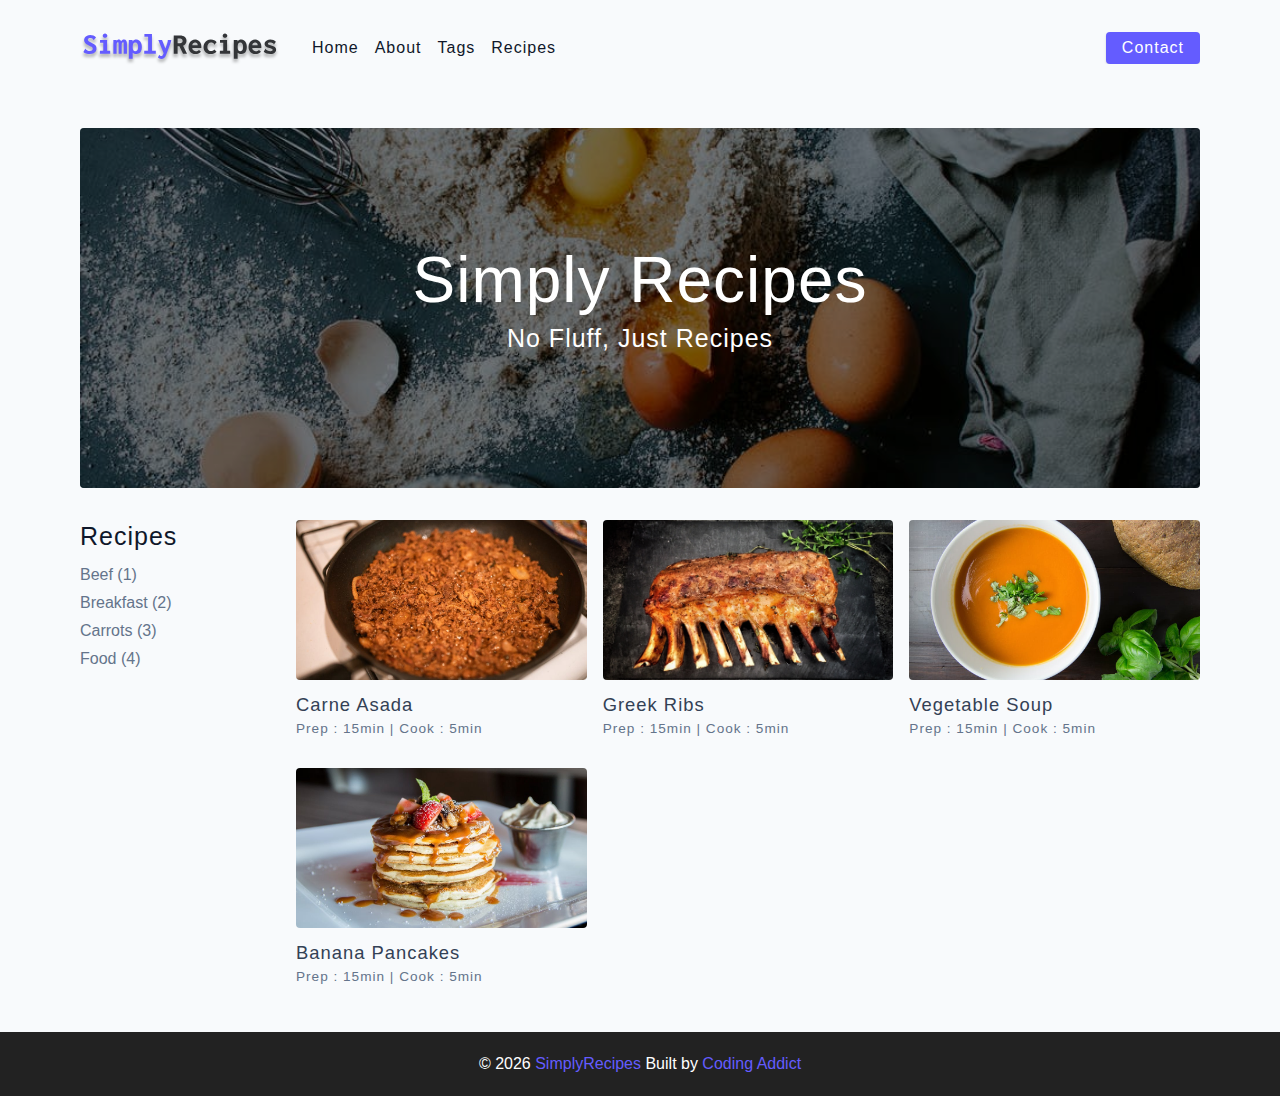
<file: final/index.html>
<!DOCTYPE html>
<html lang="en">
  <head>
    <meta charset="UTF-8" />
    <meta http-equiv="X-UA-Compatible" content="IE=edge" />
    <meta name="viewport" content="width=device-width, initial-scale=1.0" />
    <title>Simply Recipes || Final</title>
    <!-- favicon -->
    <link rel="shortcut icon" href="./assets/favicon.ico" type="image/x-icon" />
    <!-- normalize -->
    <link rel="stylesheet" href="./css/normalize.css" />
    <!-- font-awesome -->
    <link
      rel="stylesheet"
      href="https://cdnjs.cloudflare.com/ajax/libs/font-awesome/5.14.0/css/all.min.css"
    />
    <!-- main css -->
    <link rel="stylesheet" href="./css/main.css" />
  </head>
  <body>
    <!-- nav  -->
    <nav class="navbar">
      <div class="nav-center">
        <div class="nav-header">
          <a href="index.html" class="nav-logo">
            <img src="./assets/logo.svg" alt="simply recipes" />
          </a>
          <button class="nav-btn btn">
            <i class="fas fa-align-justify"></i>
          </button>
        </div>
        <div class="nav-links">
          <a href="index.html" class="nav-link"> home </a>
          <a href="about.html" class="nav-link"> about </a>
          <a href="tags.html" class="nav-link"> tags </a>
          <a href="recipes.html" class="nav-link"> recipes </a>

          <div class="nav-link contact-link">
            <a href="contact.html" class="btn"> contact </a>
          </div>
        </div>
      </div>
    </nav>
    <!-- end of nav -->
    <!-- main -->
    <main class="page">
      <!-- header -->
      <header class="hero">
        <div class="hero-container">
          <div class="hero-text">
            <h1>simply recipes</h1>
            <h4>no fluff, just recipes</h4>
          </div>
        </div>
      </header>
      <!-- end of header -->
      <section class="recipes-container">
        <!-- tag container -->
        <div class="tags-container">
          <h4>recipes</h4>
          <div class="tags-list">
            <a href="tag-template.html">Beef (1)</a>
            <a href="tag-template.html">Breakfast (2)</a>
            <a href="tag-template.html">Carrots (3)</a>
            <a href="tag-template.html">Food (4)</a>
          </div>
        </div>
        <!-- end of tag container -->
        <!-- recipes list -->
        <div class="recipes-list">
          <!-- single recipe -->
          <a href="single-recipe.html" class="recipe">
            <img
              src="./assets/recipes/recipe-1.jpeg"
              class="img recipe-img"
              alt=""
            />
            <h5>Carne Asada</h5>
            <p>Prep : 15min | Cook : 5min</p>
          </a>
          <!-- end of single recipe -->
          <!-- single recipe -->
          <a href="single-recipe.html" class="recipe">
            <img
              src="./assets/recipes/recipe-2.jpeg"
              class="img recipe-img"
              alt=""
            />
            <h5>Greek Ribs</h5>
            <p>Prep : 15min | Cook : 5min</p>
          </a>
          <!-- end of single recipe -->
          <!-- single recipe -->
          <a href="single-recipe.html" class="recipe">
            <img
              src="./assets/recipes/recipe-3.jpeg"
              class="img recipe-img"
              alt=""
            />
            <h5>Vegetable Soup</h5>
            <p>Prep : 15min | Cook : 5min</p>
          </a>
          <!-- end of single recipe -->
          <!-- single recipe -->
          <a href="single-recipe.html" class="recipe">
            <img
              src="./assets/recipes/recipe-4.jpeg"
              class="img recipe-img"
              alt=""
            />
            <h5>Banana Pancakes</h5>
            <p>Prep : 15min | Cook : 5min</p>
          </a>
          <!-- end of single recipe -->
        </div>
        <!-- end of recipes list -->
      </section>
    </main>
    <!-- end of main -->
    <!-- footer -->
    <footer class="page-footer">
      <p>
        &copy; <span id="date"></span>
        <span class="footer-logo">SimplyRecipes</span> Built by
        <a href="https://www.johnsmilga.com/">Coding Addict</a>
      </p>
    </footer>
    <script src="./js/app.js"></script>
  </body>
</html>
</file>
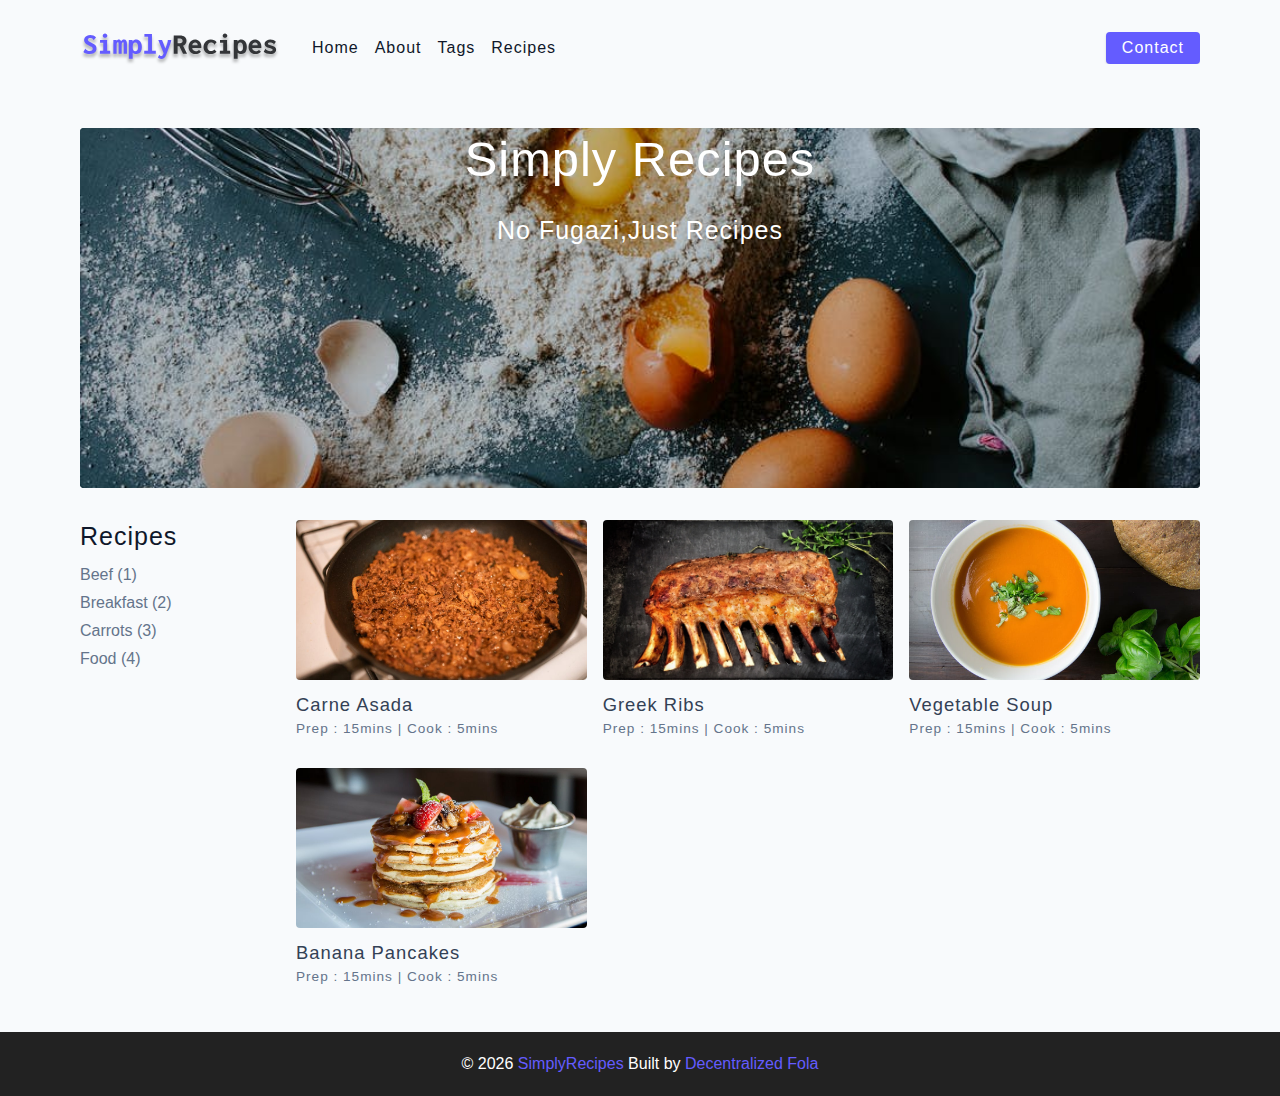
<file: starter/index.html>
<!DOCTYPE html>
<html lang="en">
  <head>
    <meta charset="UTF-8" />
    <meta http-equiv="X-UA-Compatible" content="IE=edge" />
    <meta name="viewport" content="width=device-width, initial-scale=1.0" />
    <title>Simply Recipes || Starter</title>
    <!-- favicon -->
    <link rel="shortcut icon" href="./assets/favicon.ico" type="image/x-icon" />
    <!-- normalize -->
    <link rel="stylesheet" href="./css/normalize.css" />
    <!-- font-awesome -->
    <link
      rel="stylesheet"
      href="https://cdnjs.cloudflare.com/ajax/libs/font-awesome/5.14.0/css/all.min.css"
    />
    <!-- main css -->
    <link rel="stylesheet" href="./css/main.css" />
  </head>
  <body>
    <!--nav-->
    <nav class="navbar">
      <div class="nav-center">
        <!--header-->
        <div class="nav-header">
          <a href="index.html" class="nav-logo" >
            <img src="./assets/logo.svg" alt="simpy recipes">
          </a>
          <button type="button" class="btn nav-btn" >
            <i class="fas fa-align-justify"></i>
          </button>
        </div>
        <!--links-->
        <div class="nav-links">
          <a href="index.html" class="nav-link">home</a>
          <a href="about.html" class="nav-link">about</a>
          <a href="tags.html" class="nav-link">tags</a>
          <a href="recipes.html" class="nav-link">recipes</a>
          <div class="nav-link contact-link">
            <a href="contact.html" class="btn">contact</a>
          </div>
        </div>
      </div>
    </nav>
    <!--end of nav-->
    <!--main-->
    <main class="page">
      <!-- header -->
      <header class="hero">
        <div class="hero container">
          <div class="hero-text">
            <h1>Simply Recipes</h1>
            <h4>No Fugazi,Just Recipes</h4>
          </div>
        </div>
      </header>
      <!-- end of header -->
      
      <!-- recipes container -->
      <section class="recipes-container">
        <!-- tags container-->
        <div class="tags-container">
          <h4>Recipes</h4>
          <div class="tags-list">
            <a href="tag-template.html">Beef (1)</a>
            <a href="tag-template.html">Breakfast (2)<a>
            <a href="tag-template.html">Carrots (3)</a>
            <a href="tag-template.html">Food (4)</a>
          </div>
        </div>
        <!-- end of tags container -->

        <!-- recipes list-->
        <div class="recipes-list">
          <!--  single  recipes -->
          <a href="single-recipe.html" class="recipe"><img src="./assets/recipes/recipe-1.jpeg" alt="Food" class="img recipe-img"/>
          <h5>Carne Asada</h5>
          <p>Prep : 15mins | Cook : 5mins </p>
          </a>
          <!-- end of single  recipes -->
          <!--  single  recipes -->
          <a href="single-recipe.html" class="recipe"><img src="./assets/recipes/recipe-2.jpeg" alt="Food"
              class="img recipe-img" />
            <h5>Greek ribs</h5>
            <p>Prep : 15mins | Cook : 5mins </p>
          </a>
          <!-- end of single  recipes -->
          <!--  single  recipes -->
          <a href="single-recipe.html" class="recipe"><img src="./assets/recipes/recipe-3.jpeg" alt="Food"
              class="img recipe-img" />
            <h5>Vegetable Soup</h5>
            <p>Prep : 15mins | Cook : 5mins </p>
          </a>
          <!-- end of single  recipes -->
          <!--  single  recipes -->
          <a href="single-recipe.html" class="recipe"><img src="./assets/recipes/recipe-4.jpeg" alt="Food"
              class="img recipe-img" />
            <h5>Banana Pancakes</h5>
            <p>Prep : 15mins | Cook : 5mins </p>
          </a>
          <!-- end of single  recipes -->
        </div>
        <!-- end of recipes list -->
      </section>
      <!-- end of recipes container -->
    </main>
    <!-- end of main-->
    <!--footer-->
    <footer class="page-footer">
      <p>&copy; <span id="date"></span>
      <span class="footer-logo">SimplyRecipes</span>
      Built by <a href="https://twitter.com/FOLARINFISAYO">Decentralized Fola</a>
    </p>
    </footer>
    <script src="./js/app.js"></script>
  </body>
</html>
</file>
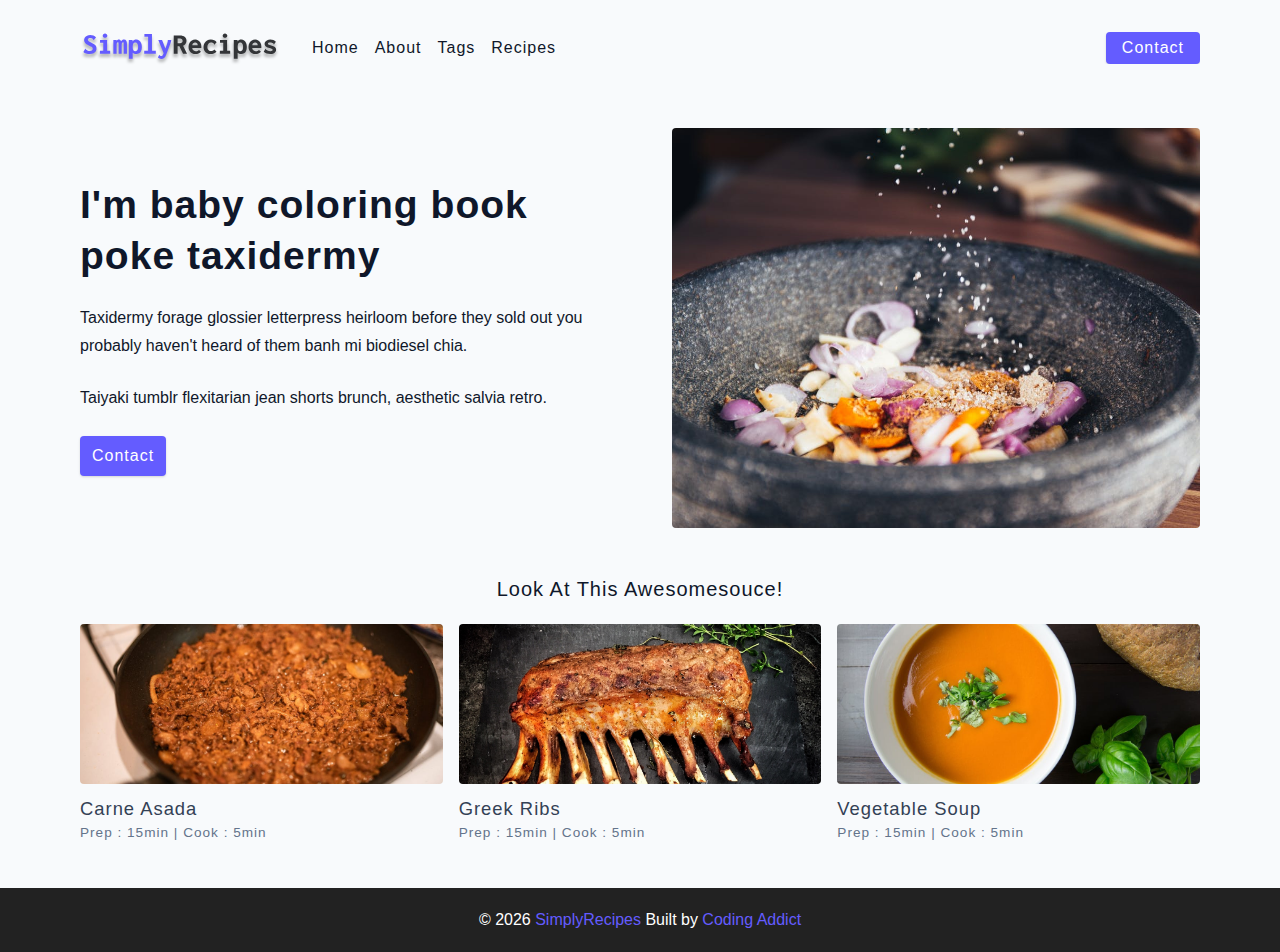
<file: final/about.html>
<!DOCTYPE html>
<html lang="en">
  <head>
    <meta charset="UTF-8" />
    <meta http-equiv="X-UA-Compatible" content="IE=edge" />
    <meta name="viewport" content="width=device-width, initial-scale=1.0" />
    <title>About || Final</title>
    <!-- favicon -->
    <link rel="shortcut icon" href="./assets/favicon.ico" type="image/x-icon" />
    <!-- normalize -->
    <link rel="stylesheet" href="./css/normalize.css" />
    <!-- font-awesome -->
    <link
      rel="stylesheet"
      href="https://cdnjs.cloudflare.com/ajax/libs/font-awesome/5.14.0/css/all.min.css"
    />
    <!-- main css -->
    <link rel="stylesheet" href="./css/main.css" />
  </head>
  <body>
    <!-- nav  -->
    <nav class="navbar">
      <div class="nav-center">
        <div class="nav-header">
          <a href="index.html" class="nav-logo">
            <img src="./assets/logo.svg" alt="simply recipes" />
          </a>
          <button class="nav-btn btn">
            <i class="fas fa-align-justify"></i>
          </button>
        </div>
        <div class="nav-links">
          <a href="index.html" class="nav-link"> home </a>
          <a href="about.html" class="nav-link"> about </a>
          <a href="tags.html" class="nav-link"> tags </a>
          <a href="recipes.html" class="nav-link"> recipes </a>

          <div class="nav-link contact-link">
            <a href="contact.html" class="btn"> contact </a>
          </div>
        </div>
      </div>
    </nav>
    <!-- end of nav -->
    <main class="page">
      <section class="about-page">
        <article>
          <h2>I'm baby coloring book poke taxidermy</h2>
          <p>
            Taxidermy forage glossier letterpress heirloom before they sold out
            you probably haven't heard of them banh mi biodiesel chia.
          </p>
          <p>
            Taiyaki tumblr flexitarian jean shorts brunch, aesthetic salvia
            retro.
          </p>
          <a href="contact.html" class="btn"> contact </a>
        </article>
        <!-- needs fixes -->
        <img
          src="./assets/about.jpeg"
          alt="Person Pouring Salt in Bowl"
          class="img about-img"
        />
      </section>
      <section class="featured-recipes">
        <h5 class="featured-title">Look At This Awesomesouce!</h5>
        <div class="recipes-list">
          <!-- single recipe -->
          <a href="single-recipe.html" class="recipe">
            <img
              src="./assets/recipes/recipe-1.jpeg"
              class="img recipe-img"
              alt=""
            />
            <h5>Carne Asada</h5>
            <p>Prep : 15min | Cook : 5min</p>
          </a>
          <!-- end of single recipe -->
          <!-- single recipe -->
          <a href="single-recipe.html" class="recipe">
            <img
              src="./assets/recipes/recipe-2.jpeg"
              class="img recipe-img"
              alt=""
            />
            <h5>Greek Ribs</h5>
            <p>Prep : 15min | Cook : 5min</p>
          </a>
          <!-- end of single recipe -->
          <!-- single recipe -->
          <a href="single-recipe.html" class="recipe">
            <img
              src="./assets/recipes/recipe-3.jpeg"
              class="img recipe-img"
              alt=""
            />
            <h5>Vegetable Soup</h5>
            <p>Prep : 15min | Cook : 5min</p>
          </a>
          <!-- end of single recipe -->
        </div>
      </section>
    </main>
    <!-- footer -->
    <footer class="page-footer">
      <p>
        &copy; <span id="date"></span>
        <span class="footer-logo">SimplyRecipes</span> Built by
        <a href="https://www.johnsmilga.com/">Coding Addict</a>
      </p>
    </footer>
    <script src="./js/app.js"></script>
  </body>
</html>
</file>
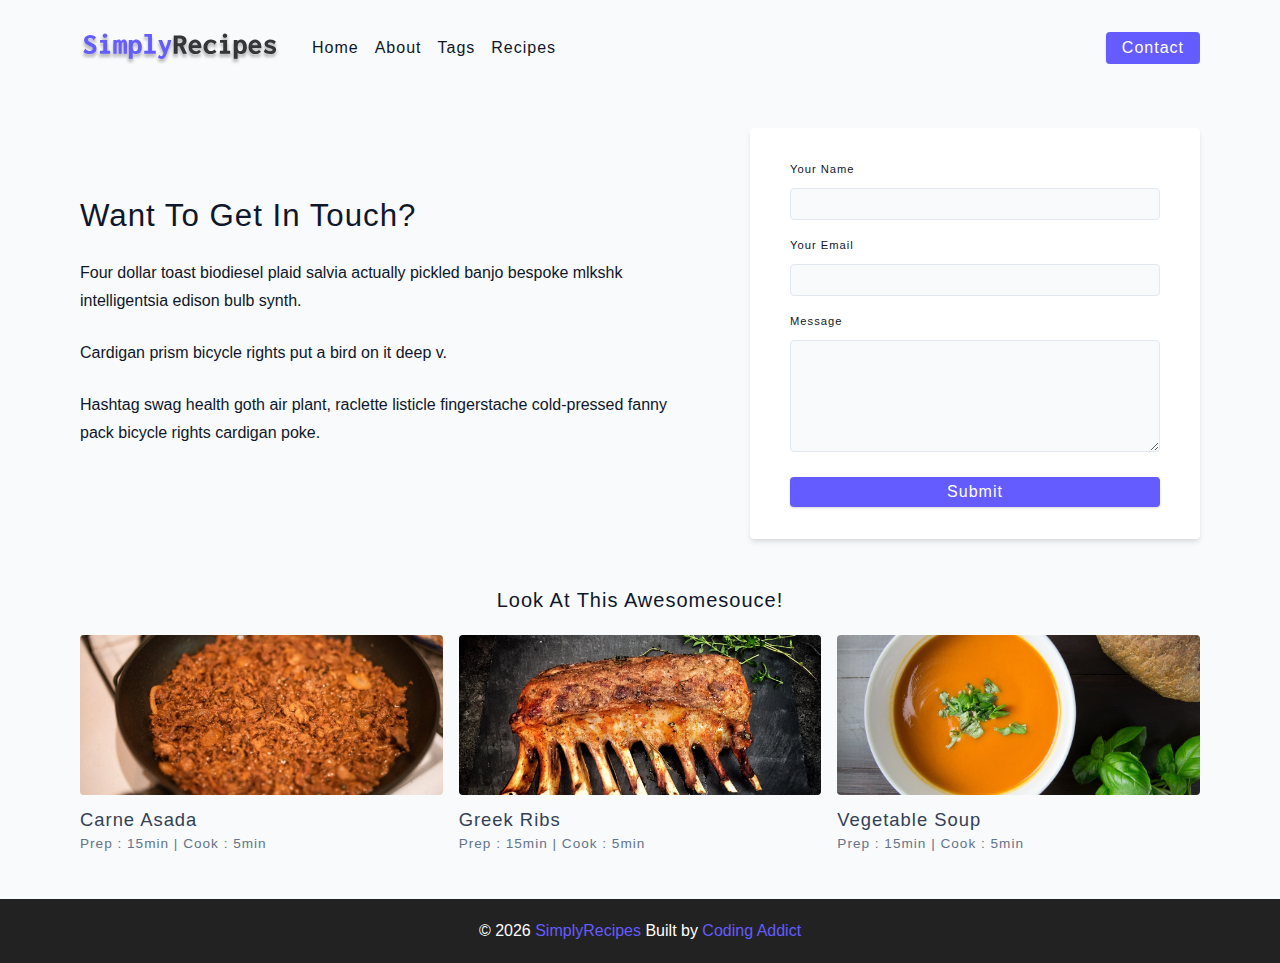
<file: final/contact.html>
<!DOCTYPE html>
<html lang="en">
  <head>
    <meta charset="UTF-8" />
    <meta http-equiv="X-UA-Compatible" content="IE=edge" />
    <meta name="viewport" content="width=device-width, initial-scale=1.0" />
    <title>Contact || Final</title>
    <!-- favicon -->
    <link rel="shortcut icon" href="./assets/favicon.ico" type="image/x-icon" />
    <!-- normalize -->
    <link rel="stylesheet" href="./css/normalize.css" />
    <!-- font-awesome -->
    <link
      rel="stylesheet"
      href="https://cdnjs.cloudflare.com/ajax/libs/font-awesome/5.14.0/css/all.min.css"
    />
    <!-- main css -->
    <link rel="stylesheet" href="./css/main.css" />
  </head>
  <body>
    <!-- nav  -->
    <nav class="navbar">
      <div class="nav-center">
        <div class="nav-header">
          <a href="index.html" class="nav-logo">
            <img src="./assets/logo.svg" alt="simply recipes" />
          </a>
          <button class="nav-btn btn">
            <i class="fas fa-align-justify"></i>
          </button>
        </div>
        <div class="nav-links">
          <a href="index.html" class="nav-link"> home </a>
          <a href="about.html" class="nav-link"> about </a>
          <a href="tags.html" class="nav-link"> tags </a>
          <a href="recipes.html" class="nav-link"> recipes </a>

          <div class="nav-link contact-link">
            <a href="contact.html" class="btn"> contact </a>
          </div>
        </div>
      </div>
    </nav>
    <!-- end of nav -->
    <main class="page">
     <section class="contact-container">
          <article class="contact-info">
            <h3>Want To Get In Touch?</h3>
            <p>
              Four dollar toast biodiesel plaid salvia actually pickled banjo
              bespoke mlkshk intelligentsia edison bulb synth.
            </p>
            <p>Cardigan prism bicycle rights put a bird on it deep v.</p>
            <p>
              Hashtag swag health goth air plant, raclette listicle fingerstache
              cold-pressed fanny pack bicycle rights cardigan poke.
            </p>
          </article>
          <article>
            <form class="form contact-form">
              <div class="form-row">
                <label html="name" class="form-label">your name</label>
                <input type="text" name="name" id="name" class="form-input" />
              </div>
              <div class="form-row">
                <label html="email" class="form-label">your email</label>
                <input type="text" name="email" id="email" class="form-input" />
              </div>
              <div class="form-row">
                <label html="message" class="form-label">message</label>
                <textarea name="message" id="message" class="form-textarea"></textarea>
              </div>
              <button type="submit" class="btn btn-block">
                submit
              </button>
            </form>
          </article>
        </section>
     <!-- featured recipes -->
       <section class="featured-recipes">
        <h5 class="featured-title">Look At This Awesomesouce!</h5>
        <div class="recipes-list">
          <!-- single recipe -->
          <a href="single-recipe.html" class="recipe">
            <img
              src="./assets/recipes/recipe-1.jpeg"
              class="img recipe-img"
              alt=""
            />
            <h5>Carne Asada</h5>
            <p>Prep : 15min | Cook : 5min</p>
          </a>
          <!-- end of single recipe -->
          <!-- single recipe -->
          <a href="single-recipe.html" class="recipe">
            <img
              src="./assets/recipes/recipe-2.jpeg"
              class="img recipe-img"
              alt=""
            />
            <h5>Greek Ribs</h5>
            <p>Prep : 15min | Cook : 5min</p>
          </a>
          <!-- end of single recipe -->
          <!-- single recipe -->
          <a href="single-recipe.html" class="recipe">
            <img
              src="./assets/recipes/recipe-3.jpeg"
              class="img recipe-img"
              alt=""
            />
            <h5>Vegetable Soup</h5>
            <p>Prep : 15min | Cook : 5min</p>
          </a>
          <!-- end of single recipe -->
        </div>
      </section>
    </main>
    <!-- footer -->
    <footer class="page-footer">
      <p>
        &copy; <span id="date"></span>
        <span class="footer-logo">SimplyRecipes</span> Built by
        <a href="https://www.johnsmilga.com/">Coding Addict</a>
      </p>
    </footer>
    <script src="./js/app.js"></script>
  </body>
</html>
</file>
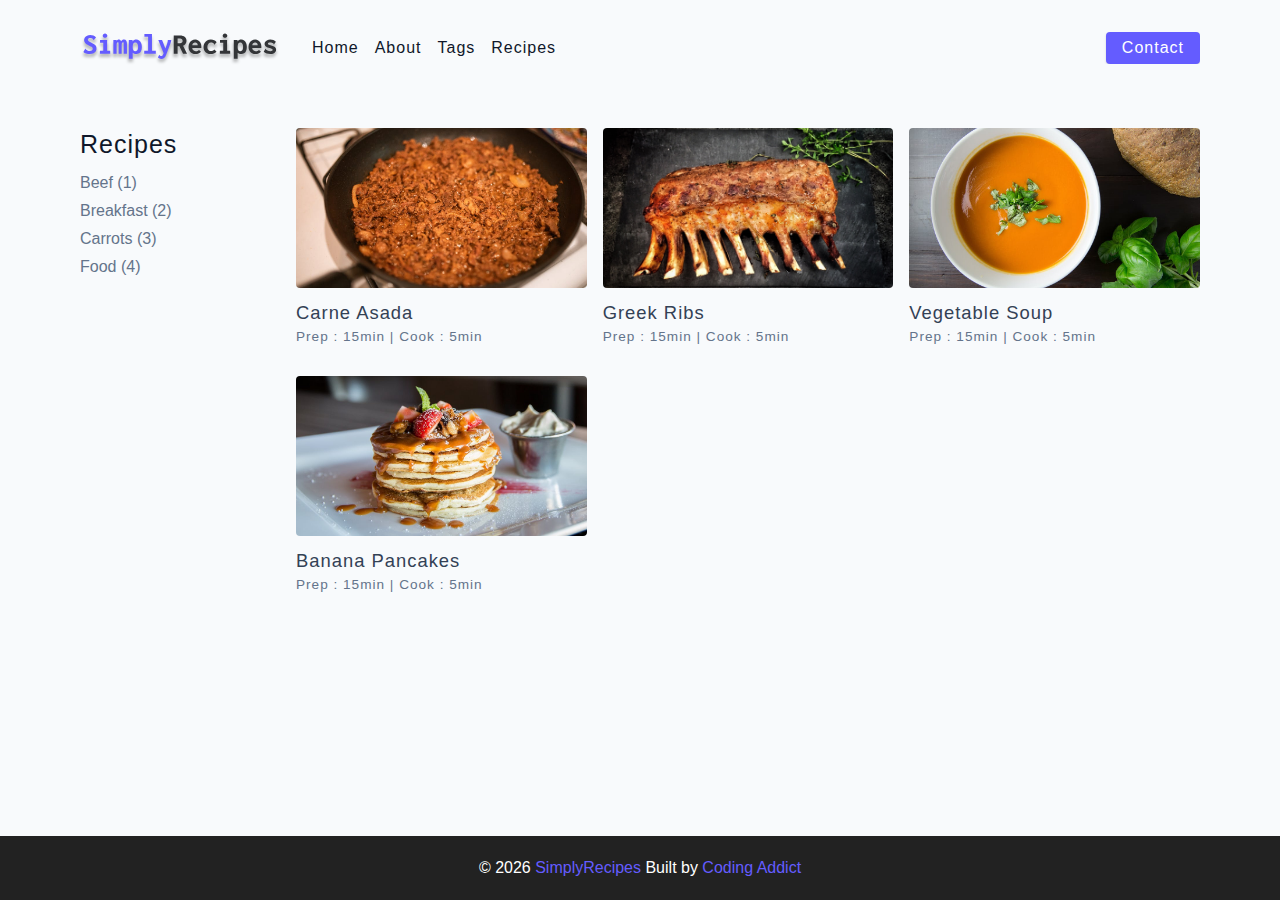
<file: final/recipes.html>
<!DOCTYPE html>
<html lang="en">
  <head>
    <meta charset="UTF-8" />
    <meta http-equiv="X-UA-Compatible" content="IE=edge" />
    <meta name="viewport" content="width=device-width, initial-scale=1.0" />
    <title>Recipes || Final</title>
    <!-- favicon -->
    <link rel="shortcut icon" href="./assets/favicon.ico" type="image/x-icon" />
    <!-- normalize -->
    <link rel="stylesheet" href="./css/normalize.css" />
    <!-- font-awesome -->
    <link
      rel="stylesheet"
      href="https://cdnjs.cloudflare.com/ajax/libs/font-awesome/5.14.0/css/all.min.css"
    />
    <!-- main css -->
    <link rel="stylesheet" href="./css/main.css" />
  </head>
  <body>
    <!-- nav  -->
    <nav class="navbar">
      <div class="nav-center">
        <div class="nav-header">
          <a href="index.html" class="nav-logo">
            <img src="./assets/logo.svg" alt="simply recipes" />
          </a>
          <button class="nav-btn btn">
            <i class="fas fa-align-justify"></i>
          </button>
        </div>
        <div class="nav-links">
          <a href="index.html" class="nav-link"> home </a>
          <a href="about.html" class="nav-link"> about </a>
          <a href="tags.html" class="nav-link"> tags </a>
          <a href="recipes.html" class="nav-link"> recipes </a>

          <div class="nav-link contact-link">
            <a href="contact.html" class="btn"> contact </a>
          </div>
        </div>
      </div>
    </nav>
    <!-- end of nav -->
    <!-- main -->
    <main class="page">
      <section class="recipes-container">
        <!-- tag container -->
        <div class="tags-container">
          <h4>recipes</h4>
          <div class="tags-list">
            <a href="tag-template.html">Beef (1)</a>
            <a href="tag-template.html">Breakfast (2)</a>
            <a href="tag-template.html">Carrots (3)</a>
            <a href="tag-template.html">Food (4)</a>
          </div>
        </div>
        <!-- end of tag container -->
        <!-- recipes list -->
        <div class="recipes-list">
          <!-- single recipe -->
          <a href="single-recipe.html" class="recipe">
            <img
              src="./assets/recipes/recipe-1.jpeg"
              class="img recipe-img"
              alt=""
            />
            <h5>Carne Asada</h5>
            <p>Prep : 15min | Cook : 5min</p>
          </a>
          <!-- end of single recipe -->
          <!-- single recipe -->
          <a href="single-recipe.html" class="recipe">
            <img
              src="./assets/recipes/recipe-2.jpeg"
              class="img recipe-img"
              alt=""
            />
            <h5>Greek Ribs</h5>
            <p>Prep : 15min | Cook : 5min</p>
          </a>
          <!-- end of single recipe -->
          <!-- single recipe -->
          <a href="single-recipe.html" class="recipe">
            <img
              src="./assets/recipes/recipe-3.jpeg"
              class="img recipe-img"
              alt=""
            />
            <h5>Vegetable Soup</h5>
            <p>Prep : 15min | Cook : 5min</p>
          </a>
          <!-- end of single recipe -->
          <!-- single recipe -->
          <a href="single-recipe.html" class="recipe">
            <img
              src="./assets/recipes/recipe-4.jpeg"
              class="img recipe-img"
              alt=""
            />
            <h5>Banana Pancakes</h5>
            <p>Prep : 15min | Cook : 5min</p>
          </a>
          <!-- end of single recipe -->
        </div>
      </section>
    </main>
    <!-- end of main -->
    <!-- footer -->
    <footer class="page-footer">
      <p>
        &copy; <span id="date"></span>
        <span class="footer-logo">SimplyRecipes</span> Built by
        <a href="https://www.johnsmilga.com/">Coding Addict</a>
      </p>
    </footer>
    <script src="./js/app.js"></script>
  </body>
</html>
</file>
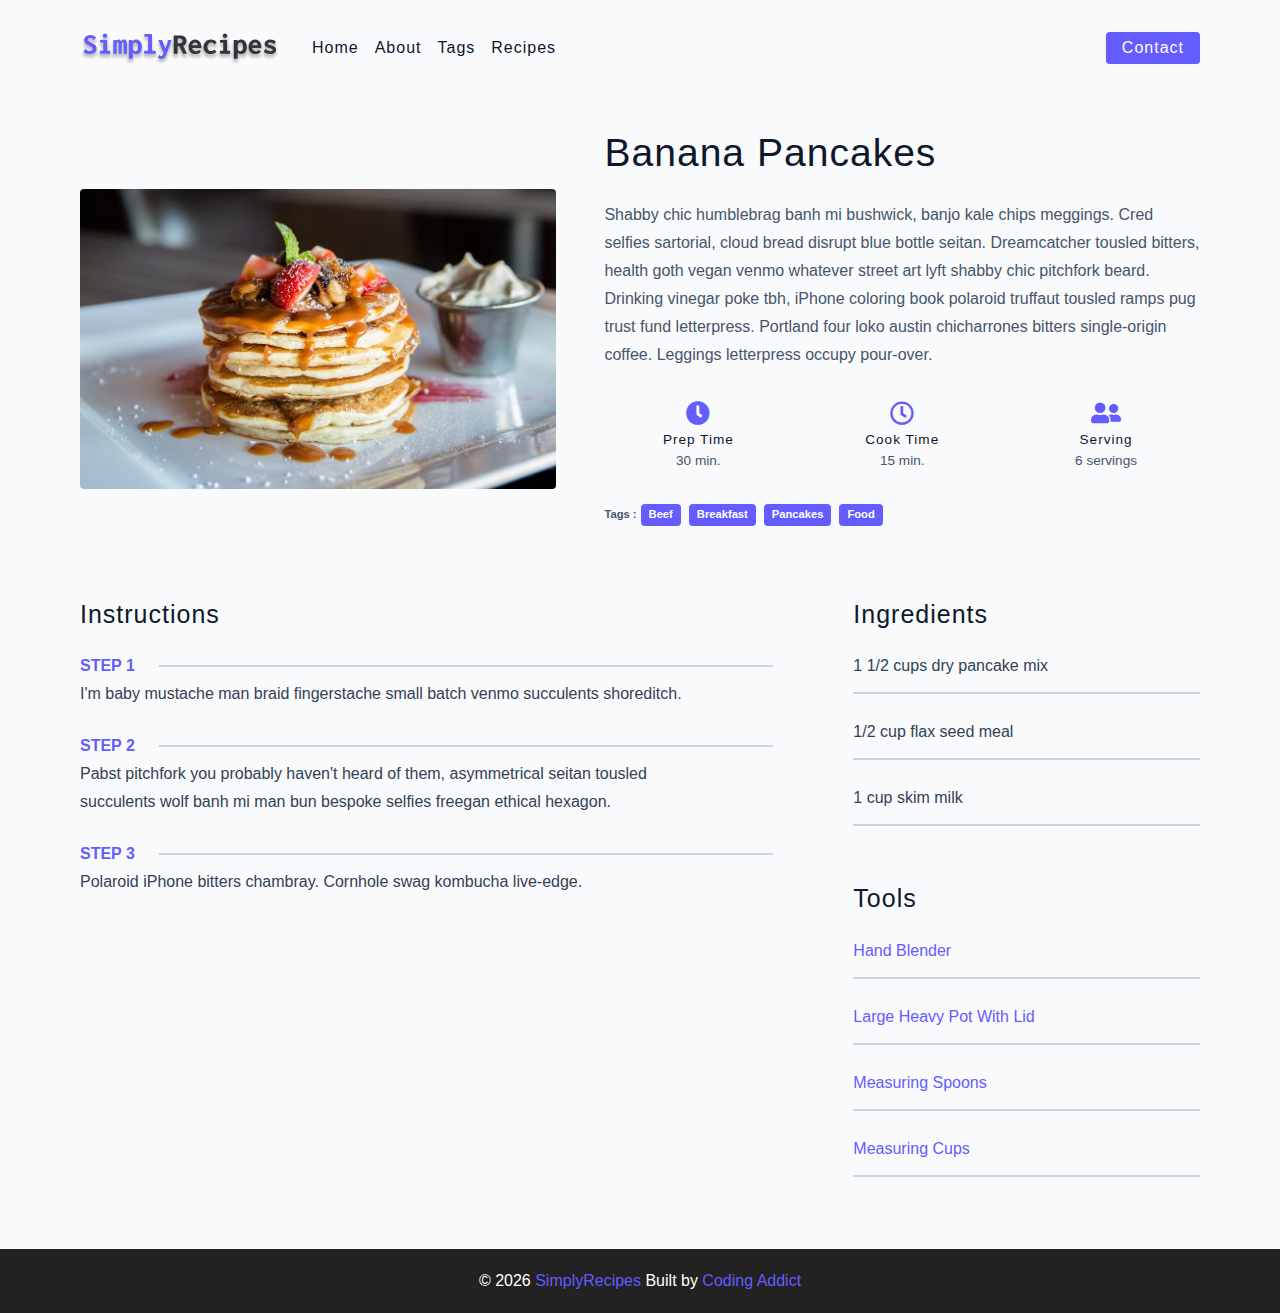
<file: final/single-recipe.html>
<!DOCTYPE html>
<html lang="en">
  <head>
    <meta charset="UTF-8" />
    <meta http-equiv="X-UA-Compatible" content="IE=edge" />
    <meta name="viewport" content="width=device-width, initial-scale=1.0" />
    <title>Single Recipe || Final</title>
    <!-- favicon -->
    <link rel="shortcut icon" href="./assets/favicon.ico" type="image/x-icon" />
    <!-- normalize -->
    <link rel="stylesheet" href="./css/normalize.css" />
    <!-- font-awesome -->
    <link
      rel="stylesheet"
      href="https://cdnjs.cloudflare.com/ajax/libs/font-awesome/5.14.0/css/all.min.css"
    />
    <!-- main css -->
    <link rel="stylesheet" href="./css/main.css" />
  </head>
  <body>
    <!-- nav  -->
    <nav class="navbar">
      <div class="nav-center">
        <div class="nav-header">
          <a href="index.html" class="nav-logo">
            <img src="./assets/logo.svg" alt="simply recipes" />
          </a>
          <button class="nav-btn btn">
            <i class="fas fa-align-justify"></i>
          </button>
        </div>
        <div class="nav-links">
          <a href="index.html" class="nav-link"> home </a>
          <a href="about.html" class="nav-link"> about </a>
          <a href="tags.html" class="nav-link"> tags </a>
          <a href="recipes.html" class="nav-link"> recipes </a>

          <div class="nav-link contact-link">
            <a href="contact.html" class="btn"> contact </a>
          </div>
        </div>
      </div>
    </nav>
    <!-- end of nav -->
    <main class="page">
      <div class="recipe-page">
        <section class="recipe-hero">
          <img
            src="./assets/recipes/recipe-4.jpeg"
            class="img recipe-hero-img"
          />
          <article class="recipe-info">
            <h2>Banana Pancakes</h2>
            <p>
              Shabby chic humblebrag banh mi bushwick, banjo kale chips
              meggings. Cred selfies sartorial, cloud bread disrupt blue bottle
              seitan. Dreamcatcher tousled bitters, health goth vegan venmo
              whatever street art lyft shabby chic pitchfork beard. Drinking
              vinegar poke tbh, iPhone coloring book polaroid truffaut tousled
              ramps pug trust fund letterpress. Portland four loko austin
              chicharrones bitters single-origin coffee. Leggings letterpress
              occupy pour-over.
            </p>
            <div class="recipe-icons">
              <article>
                <i class="fas fa-clock"></i>
                <h5>prep time</h5>
                <p>30 min.</p>
              </article>
              <article>
                <i class="far fa-clock"></i>
                <h5>cook time</h5>
                <p>15 min.</p>
              </article>
              <article>
                <i class="fas fa-user-friends"></i>
                <h5>serving</h5>
                <p>6 servings</p>
              </article>
            </div>
            <p class="recipe-tags">
              Tags : <a href="tag-template.html">beef</a>
              <a href="tag-template.html">breakfast</a>
              <a href="tag-template.html">pancakes</a>
              <a href="tag-template.html">food</a>
            </p>
          </article>
        </section>
        <!-- content -->
        <section class="recipe-content">
          <article>
            <h4>instructions</h4>
            <!-- single instruction -->
            <div class="single-instruction">
              <header>
                <p>step 1</p>
                <div></div>
              </header>
              <p>
                I'm baby mustache man braid fingerstache small batch venmo
                succulents shoreditch.
              </p>
            </div>
            <!-- end of single instruction -->
            <!-- single instruction -->
            <div class="single-instruction">
              <header>
                <p>step 2</p>
                <div></div>
              </header>
              <p>
                Pabst pitchfork you probably haven't heard of them, asymmetrical
                seitan tousled succulents wolf banh mi man bun bespoke selfies
                freegan ethical hexagon.
              </p>
            </div>
            <!-- end of single instruction -->
            <!-- single instruction -->
            <div class="single-instruction">
              <header>
                <p>step 3</p>
                <div></div>
              </header>
              <p>
                Polaroid iPhone bitters chambray. Cornhole swag kombucha
                live-edge.
              </p>
            </div>
            <!-- end of single instruction -->
          </article>
          <article class="second-column">
            <div>
              <h4>ingredients</h4>
              <p class="single-ingredient">1 1/2 cups dry pancake mix</p>
              <p class="single-ingredient">1/2 cup flax seed meal</p>
              <p class="single-ingredient">1 cup skim milk</p>
            </div>
            <div>
              <h4>tools</h4>
              <p class="single-tool">Hand Blender</p>
              <p class="single-tool">Large Heavy Pot With Lid</p>
              <p class="single-tool">Measuring Spoons</p>
              <p class="single-tool">Measuring Cups</p>
            </div>
          </article>
        </section>
      </div>
    </main>
    <!-- footer -->
    <footer class="page-footer">
      <p>
        &copy; <span id="date"></span>
        <span class="footer-logo">SimplyRecipes</span> Built by
        <a href="https://www.johnsmilga.com/">Coding Addict</a>
      </p>
    </footer>
    <script src="./js/app.js"></script>
  </body>
</html>
</file>
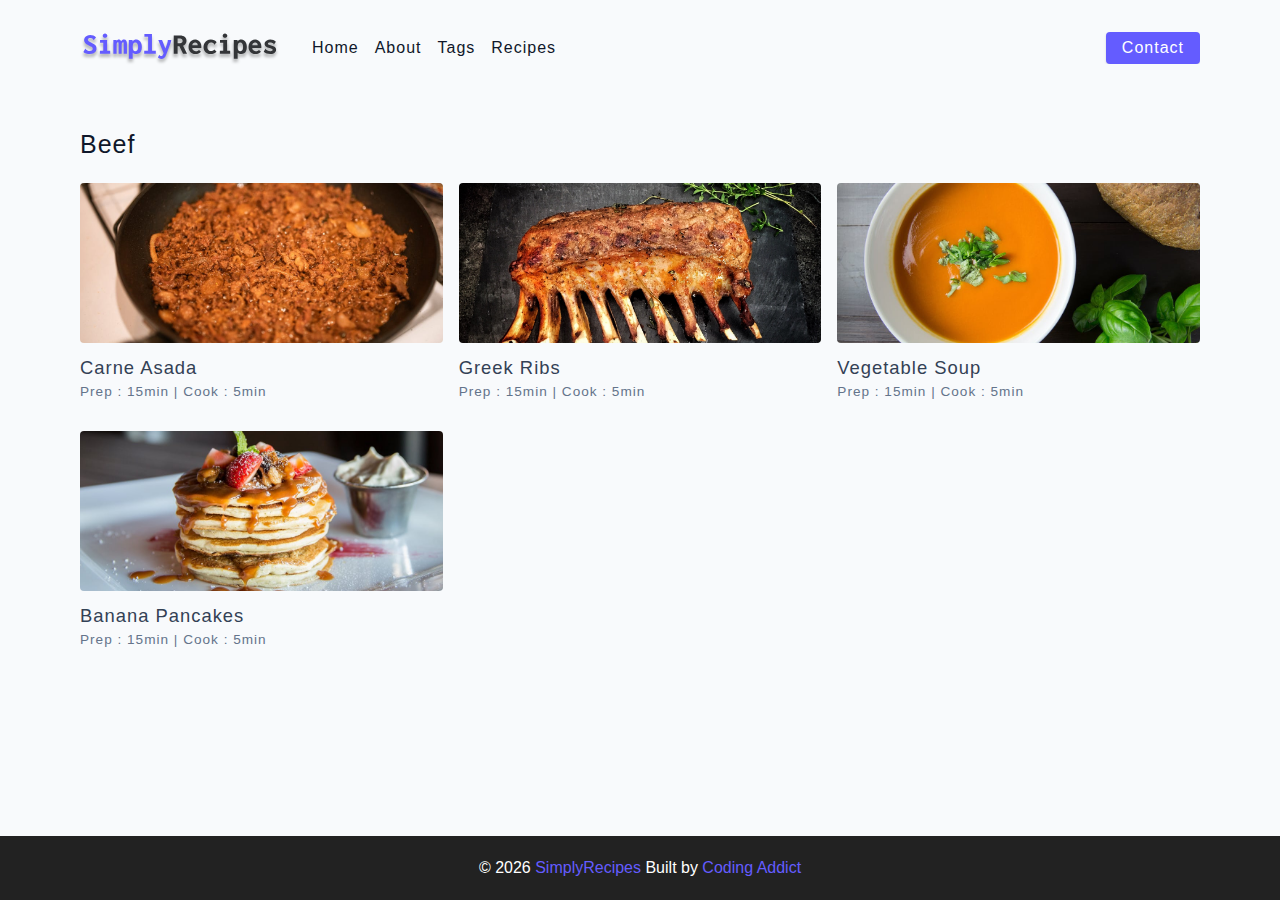
<file: final/tag-template.html>
<!DOCTYPE html>
<html lang="en">
  <head>
    <meta charset="UTF-8" />
    <meta http-equiv="X-UA-Compatible" content="IE=edge" />
    <meta name="viewport" content="width=device-width, initial-scale=1.0" />
    <title>Recipe Template || Final</title>
    <!-- favicon -->
    <link rel="shortcut icon" href="./assets/favicon.ico" type="image/x-icon" />
    <!-- normalize -->
    <link rel="stylesheet" href="./css/normalize.css" />
    <!-- font-awesome -->
    <link
      rel="stylesheet"
      href="https://cdnjs.cloudflare.com/ajax/libs/font-awesome/5.14.0/css/all.min.css"
    />
    <!-- main css -->
    <link rel="stylesheet" href="./css/main.css" />
  </head>
  <body>
    <!-- nav  -->
    <nav class="navbar">
      <div class="nav-center">
        <div class="nav-header">
          <a href="index.html" class="nav-logo">
            <img src="./assets/logo.svg" alt="simply recipes" />
          </a>
          <button class="nav-btn btn">
            <i class="fas fa-align-justify"></i>
          </button>
        </div>
        <div class="nav-links">
          <a href="index.html" class="nav-link"> home </a>
          <a href="about.html" class="nav-link"> about </a>
          <a href="tags.html" class="nav-link"> tags </a>
          <a href="recipes.html" class="nav-link"> recipes </a>

          <div class="nav-link contact-link">
            <a href="contact.html" class="btn"> contact </a>
          </div>
        </div>
      </div>
    </nav>
    <!-- end of nav -->
    <main class="page">
      <div class="featured-recipes">
        <h4>Beef</h4>
          <!-- recipes list -->
        <div class="recipes-list">
          <!-- single recipe -->
          <a href="single-recipe.html" class="recipe">
            <img
              src="./assets/recipes/recipe-1.jpeg"
              class="img recipe-img"
              alt=""
            />
            <h5>Carne Asada</h5>
            <p>Prep : 15min | Cook : 5min</p>
          </a>
          <!-- end of single recipe -->
          <!-- single recipe -->
          <a href="single-recipe.html" class="recipe">
            <img
              src="./assets/recipes/recipe-2.jpeg"
              class="img recipe-img"
              alt=""
            />
            <h5>Greek Ribs</h5>
            <p>Prep : 15min | Cook : 5min</p>
          </a>
          <!-- end of single recipe -->
          <!-- single recipe -->
          <a href="single-recipe.html" class="recipe">
            <img
              src="./assets/recipes/recipe-3.jpeg"
              class="img recipe-img"
              alt=""
            />
            <h5>Vegetable Soup</h5>
            <p>Prep : 15min | Cook : 5min</p>
          </a>
          <!-- end of single recipe -->
          <!-- single recipe -->
          <a href="single-recipe.html" class="recipe">
            <img
              src="./assets/recipes/recipe-4.jpeg"
              class="img recipe-img"
              alt=""
            />
            <h5>Banana Pancakes</h5>
            <p>Prep : 15min | Cook : 5min</p>
          </a>
          <!-- end of single recipe -->
        </div>
        <!-- end of recipe list -->
      </div>
          
    </main>
    <!-- footer -->
    <footer class="page-footer">
      <p>
        &copy; <span id="date"></span>
        <span class="footer-logo">SimplyRecipes</span> Built by
        <a href="https://www.johnsmilga.com/">Coding Addict</a>
      </p>
    </footer>
    <script src="./js/app.js"></script>
  </body>
</html>
</file>
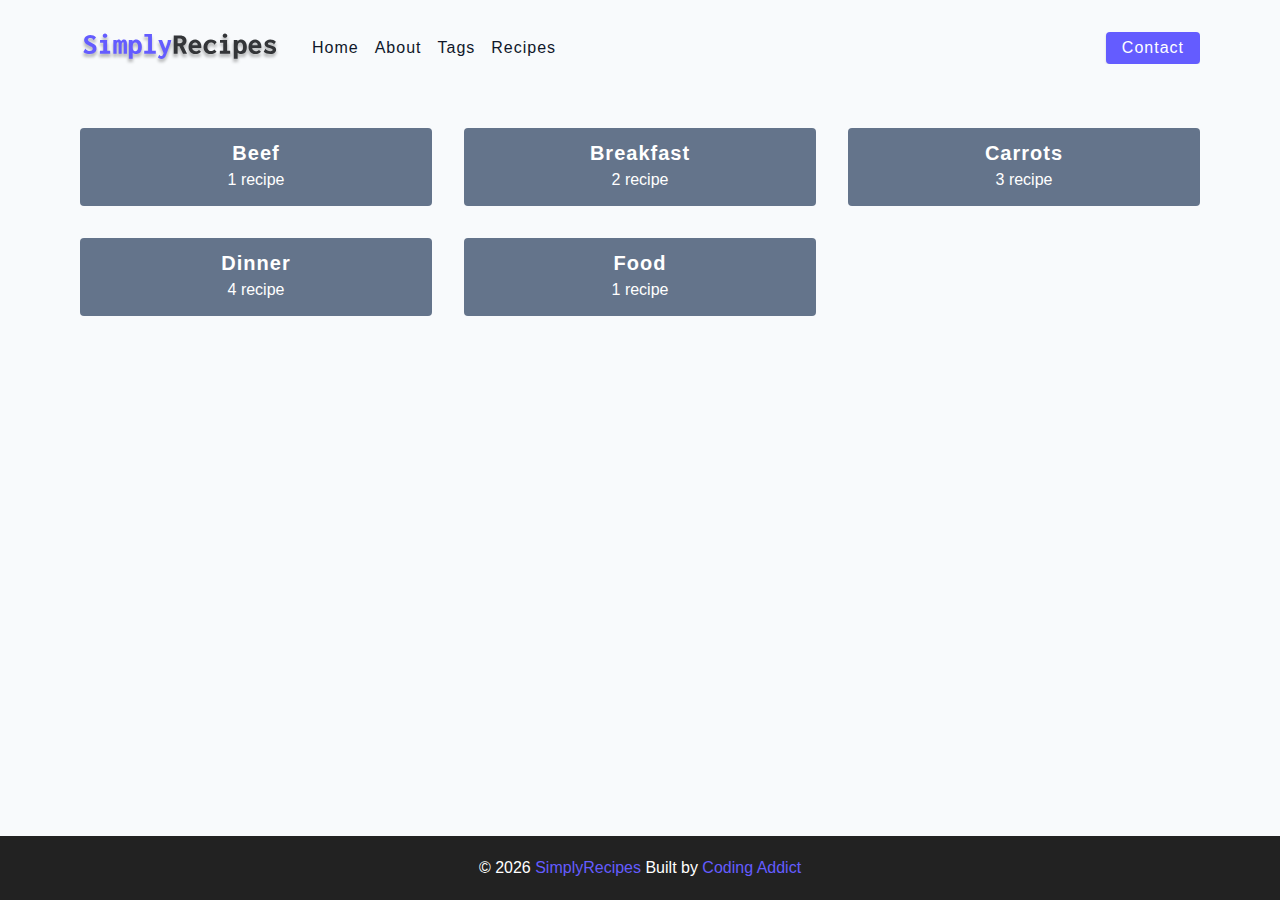
<file: final/tags.html>
<!DOCTYPE html>
<html lang="en">
  <head>
    <meta charset="UTF-8" />
    <meta http-equiv="X-UA-Compatible" content="IE=edge" />
    <meta name="viewport" content="width=device-width, initial-scale=1.0" />
    <title>Tags || Final</title>
    <!-- favicon -->
    <link rel="shortcut icon" href="./assets/favicon.ico" type="image/x-icon" />
    <!-- normalize -->
    <link rel="stylesheet" href="./css/normalize.css" />
    <!-- font-awesome -->
    <link
      rel="stylesheet"
      href="https://cdnjs.cloudflare.com/ajax/libs/font-awesome/5.14.0/css/all.min.css"
    />
    <!-- main css -->
    <link rel="stylesheet" href="./css/main.css" />
  </head>
  <body>
    <!-- nav  -->
    <nav class="navbar">
      <div class="nav-center">
        <div class="nav-header">
          <a href="index.html" class="nav-logo">
            <img src="./assets/logo.svg" alt="simply recipes" />
          </a>
          <button class="nav-btn btn">
            <i class="fas fa-align-justify"></i>
          </button>
        </div>
        <div class="nav-links">
          <a href="index.html" class="nav-link"> home </a>
          <a href="about.html" class="nav-link"> about </a>
          <a href="tags.html" class="nav-link"> tags </a>
          <a href="recipes.html" class="nav-link"> recipes </a>

          <div class="nav-link contact-link">
            <a href="contact.html" class="btn"> contact </a>
          </div>
        </div>
      </div>
    </nav>
    <!-- end of nav -->
    <main class="page">
         <section class="tags-wrapper">
          <!-- single tag -->
              <a href="tag-template.html" class="tag">
                <h5>beef</h5>
                <p>1 recipe</p>
              </a>
            <!-- end of single tag -->
          <!-- single tag -->
              <a href="tag-template.html" class="tag">
                <h5>breakfast</h5>
                <p>2 recipe</p>
              </a>
            <!-- end of single tag -->
          <!-- single tag -->
              <a href="tag-template.html" class="tag">
                <h5>carrots</h5>
                <p>3 recipe</p>
              </a>
            <!-- end of single tag -->
          <!-- single tag -->
              <a href="tag-template.html" class="tag">
                <h5>dinner</h5>
                <p>4 recipe</p>
              </a>
            <!-- end of single tag -->
          <!-- single tag -->
              <a href="tag-template.html" class="tag">
                <h5>food</h5>
                <p>1 recipe</p>
              </a>
            <!-- end of single tag -->
        </section>
    </main>
    <!-- footer -->
    <footer class="page-footer">
      <p>
        &copy; <span id="date"></span>
        <span class="footer-logo">SimplyRecipes</span> Built by
        <a href="https://www.johnsmilga.com/">Coding Addict</a>
      </p>
    </footer>
    <script src="./js/app.js"></script>
  </body>
</html>
</file>
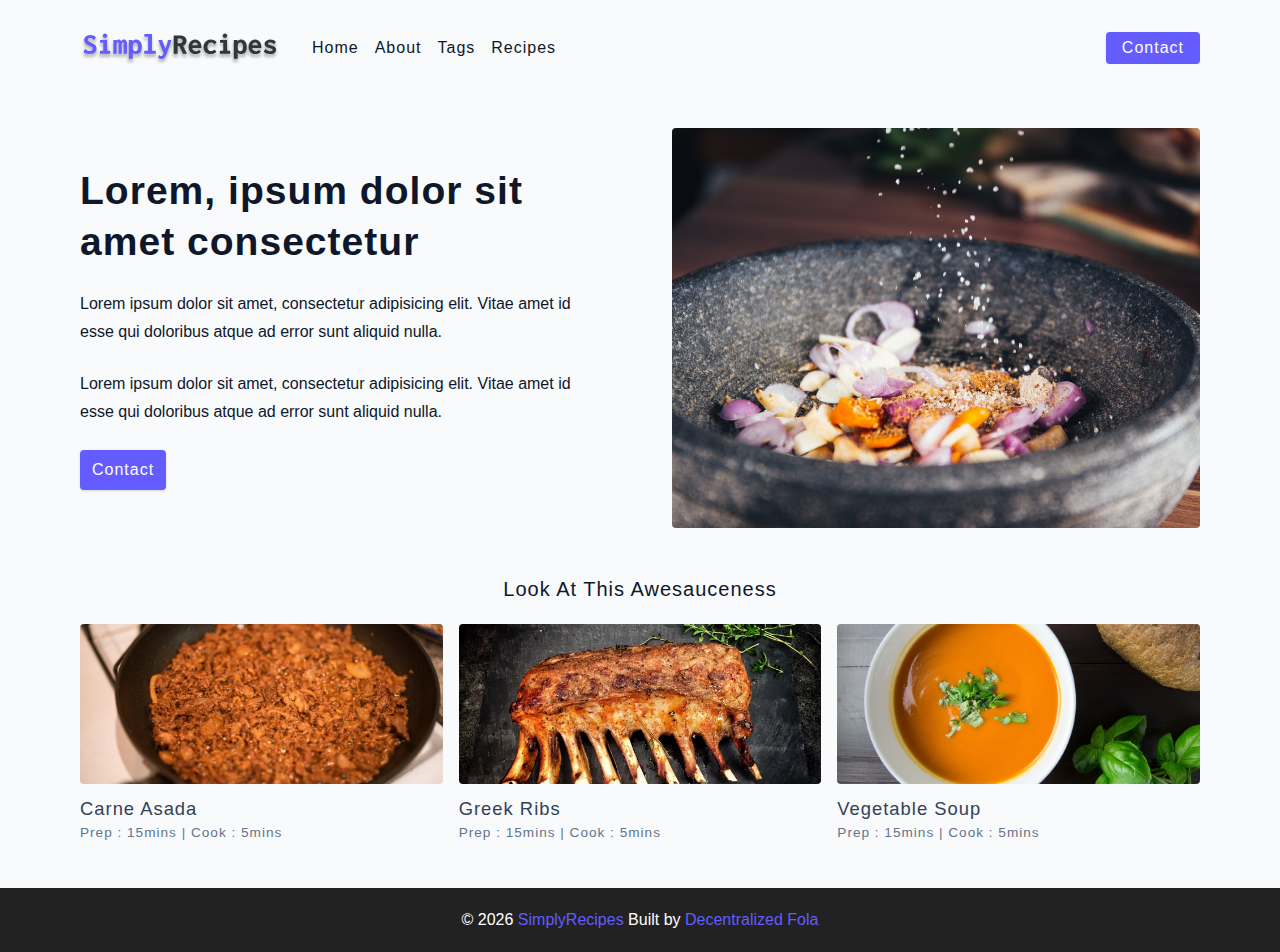
<file: starter/about.html>
<!DOCTYPE html>
<html lang="en">

<head>
  <meta charset="UTF-8" />
  <meta http-equiv="X-UA-Compatible" content="IE=edge" />
  <meta name="viewport" content="width=device-width, initial-scale=1.0" />
  <title>About Page</title>
  <!-- favicon -->
  <link rel="shortcut icon" href="./assets/favicon.ico" type="image/x-icon" />
  <!-- normalize -->
  <link rel="stylesheet" href="./css/normalize.css" />
  <!-- font-awesome -->
  <link rel="stylesheet" href="https://cdnjs.cloudflare.com/ajax/libs/font-awesome/5.14.0/css/all.min.css" />
  <!-- main css -->
  <link rel="stylesheet" href="./css/main.css" />
</head>

<body>
  <!--nav-->
  <nav class="navbar">
    <div class="nav-center">
      <!--header-->
      <div class="nav-header">
        <a href="index.html" class="nav-logo">
          <img src="./assets/logo.svg" alt="simpy recipes">
        </a>
        <button type="button" class="btn nav-btn">
          <i class="fas fa-align-justify"></i>
        </button>
      </div>
      <!--links-->
      <div class="nav-links">
        <a href="index.html" class="nav-link">home</a>
        <a href="about.html" class="nav-link">about</a>
        <a href="tags.html" class="nav-link">tags</a>
        <a href="recipes.html" class="nav-link">recipes</a>
        <div class="nav-link contact-link">
          <a href="contact.html" class="btn">contact</a>
        </div>
      </div>
    </div>
  </nav>
  <!--end of nav-->
  <!--main-->
  <main class="page">
    <section class="about-page">
      <article>
        <h2>Lorem, ipsum dolor sit amet consectetur </h2>
        <p>Lorem ipsum dolor sit amet, consectetur adipisicing elit. Vitae amet id esse qui doloribus atque ad error sunt aliquid nulla.</p>
        <p>Lorem ipsum dolor sit amet, consectetur adipisicing elit. Vitae amet id esse qui doloribus atque ad error sunt
          aliquid nulla.</p>
<a href="contact.html" class="btn">Contact</a>
      </article>
      <img src="./assets/about.jpeg" alt="Pouring salt" class="img about-img">
    </section>
    <section class="featured-recipes">
      <h5 class="featured-title">Look At This Awesauceness</h5>
      <!-- recipes list-->
      <div class="recipes-list">
        <!--  single  recipes -->
        <a href="single-recipe.html" class="recipe"><img src="./assets/recipes/recipe-1.jpeg" alt="Food"
            class="img recipe-img" />
          <h5>Carne Asada</h5>
          <p>Prep : 15mins | Cook : 5mins </p>
        </a>
        <!-- end of single  recipes -->
        <!--  single  recipes -->
        <a href="single-recipe.html" class="recipe"><img src="./assets/recipes/recipe-2.jpeg" alt="Food"
            class="img recipe-img" />
          <h5>Greek ribs</h5>
          <p>Prep : 15mins | Cook : 5mins </p>
        </a>
        <!-- end of single  recipes -->
        <!--  single  recipes -->
        <a href="single-recipe.html" class="recipe"><img src="./assets/recipes/recipe-3.jpeg" alt="Food"
            class="img recipe-img" />
          <h5>Vegetable Soup</h5>
          <p>Prep : 15mins | Cook : 5mins </p>
        </a>
        <!-- end of single  recipes -->
      </div>
        <!-- end recipes list -->
    </section>
  </main>
  <!-- end of main-->
  <!--footer-->
  <footer class="page-footer">
    <p>
      &copy; <span id="date"></span>
      <span class="footer-logo">SimplyRecipes</span>
      Built by <a href="https://twitter.com/FOLARINFISAYO">Decentralized Fola</a>
    </p>
  </footer>
  <script src="./js/app.js"></script>
</body>

</html>
</file>
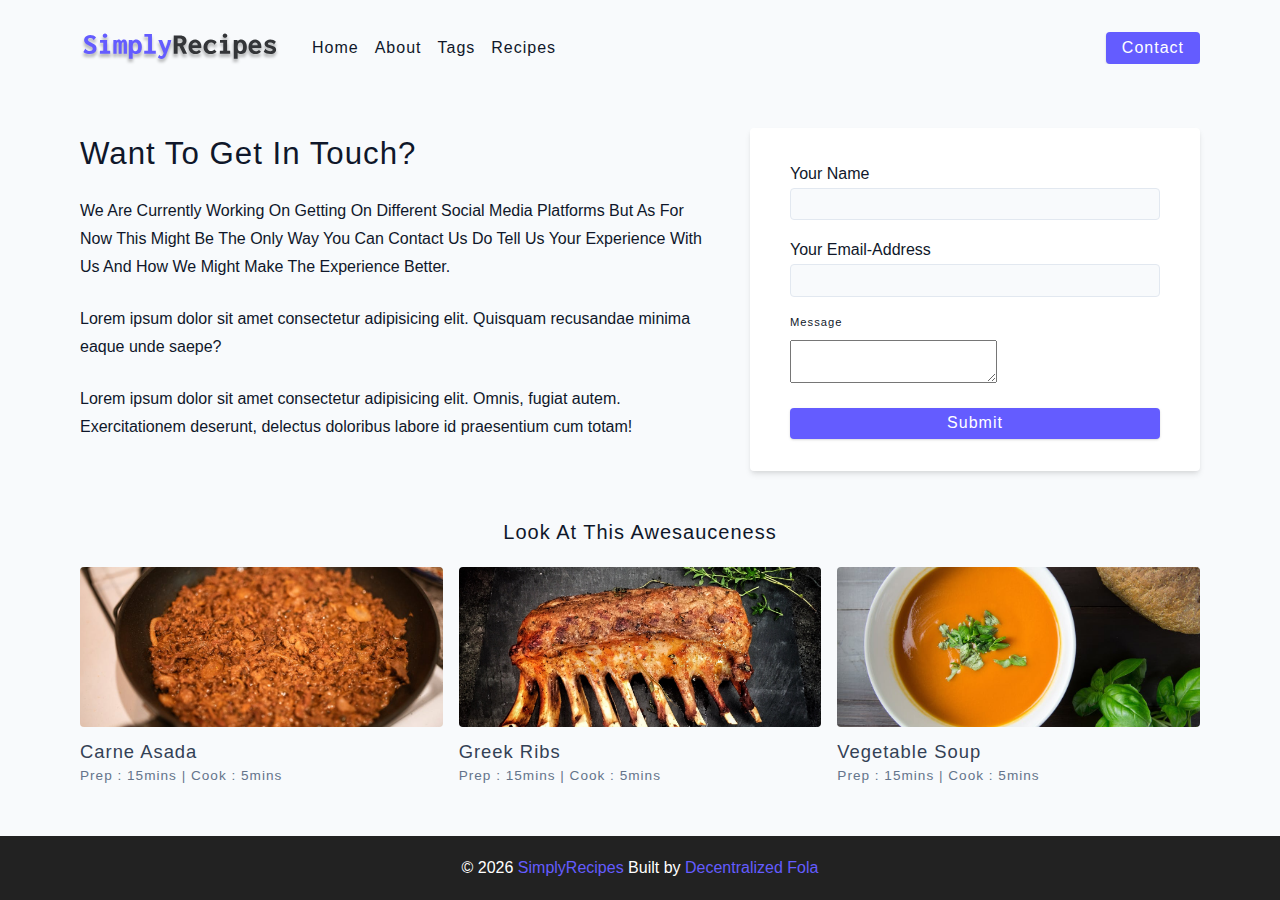
<file: starter/contact.html>
<!DOCTYPE html>
<html lang="en">

<head>
  <meta charset="UTF-8" />
  <meta http-equiv="X-UA-Compatible" content="IE=edge" />
  <meta name="viewport" content="width=device-width, initial-scale=1.0" />
  <title>Contact</title>
  <!-- favicon -->
  <link rel="shortcut icon" href="./assets/favicon.ico" type="image/x-icon" />
  <!-- normalize -->
  <link rel="stylesheet" href="./css/normalize.css" />
  <!-- font-awesome -->
  <link rel="stylesheet" href="https://cdnjs.cloudflare.com/ajax/libs/font-awesome/5.14.0/css/all.min.css" />
  <!-- main css -->
  <link rel="stylesheet" href="./css/main.css" />
</head>

<body>
  <!--nav-->
  <nav class="navbar">
    <div class="nav-center">
      <!--header-->
      <div class="nav-header">
        <a href="index.html" class="nav-logo">
          <img src="./assets/logo.svg" alt="simpy recipes">
        </a>
        <button type="button" class="btn nav-btn">
          <i class="fas fa-align-justify"></i>
        </button>
      </div>
      <!--links-->
      <div class="nav-links">
        <a href="index.html" class="nav-link">home</a>
        <a href="about.html" class="nav-link">about</a>
        <a href="tags.html" class="nav-link">tags</a>
        <a href="recipes.html" class="nav-link">recipes</a>
        <div class="nav-link contact-link">
          <a href="contact.html" class="btn">contact</a>
        </div>
      </div>
    </div>
  </nav>
  <!--end of nav-->
  <!--main-->
  <main class="page">
    <section class="contact-container">
      <article class="contact-info">
        <h3>Want To Get In Touch?</h3>
        <p>We Are  Currently Working On Getting On Different Social Media Platforms But As For Now This Might Be The Only Way You Can Contact Us Do Tell Us Your Experience With Us And How We Might Make The Experience Better.</p>
        <p>Lorem ipsum dolor sit amet consectetur adipisicing elit. Quisquam recusandae minima eaque unde saepe?</p>
        <p>Lorem ipsum dolor sit amet consectetur adipisicing elit. Omnis, fugiat autem. Exercitationem deserunt, delectus doloribus labore id praesentium cum totam!</p>
      </article>
      <article>
        <form class="form contact-form">
          <!-- Single Form Row-->
          <div class="form-row">
            <label for="Name" class="Form-label">Your Name</label>
            <input type="text" name="name" id="name" class="form-input">
          </div>
                  <!-- end of Single Form row-->
                  <!-- Single Form Row-->
                  <div class="form-row">
                    <label for="Email-Address" class="Form-label">Your Email-Address</label>
                    <input type="text" name="Email-Address" id="Email-Address" class="form-input">
                  </div>
                  <!-- end of Single Form row-->
                  <div class="form-row">
                    <label for="Message" class="form-label">Message</label>
                    <textarea name="message" id="message" class="Form-textarea">
                    </textarea>
                  </div>
                  <button type="submit" class="btn btn-block">submit</button>
        </form>
      </article>
    </section>
    <section class="featured-recipes">
      <h5 class="featured-title">Look At This Awesauceness</h5>
      <!-- recipes list-->
      <div class="recipes-list">
        <!--  single  recipes -->
        <a href="single-recipe.html" class="recipe"><img src="./assets/recipes/recipe-1.jpeg" alt="Food"
            class="img recipe-img" />
          <h5>Carne Asada</h5>
          <p>Prep : 15mins | Cook : 5mins </p>
        </a>
        <!-- end of single  recipes -->
        <!--  single  recipes -->
        <a href="single-recipe.html" class="recipe"><img src="./assets/recipes/recipe-2.jpeg" alt="Food"
            class="img recipe-img" />
          <h5>Greek ribs</h5>
          <p>Prep : 15mins | Cook : 5mins </p>
        </a>
        <!-- end of single  recipes -->
        <!--  single  recipes -->
        <a href="single-recipe.html" class="recipe"><img src="./assets/recipes/recipe-3.jpeg" alt="Food"
            class="img recipe-img" />
          <h5>Vegetable Soup</h5>
          <p>Prep : 15mins | Cook : 5mins </p>
        </a>
        <!-- end of single  recipes -->
      </div>
      <!-- end recipes list -->
    </section>
  </main>
  <!-- end of main-->
  <!--footer-->
  <footer class="page-footer">
    <p>&copy; <span id="date"></span>
      <span class="footer-logo">SimplyRecipes</span>
      Built by <a href="https://twitter.com/FOLARINFISAYO">Decentralized Fola</a>
    </p>
  </footer>
  <script src="./js/app.js"></script>
</body>

</html>
</file>
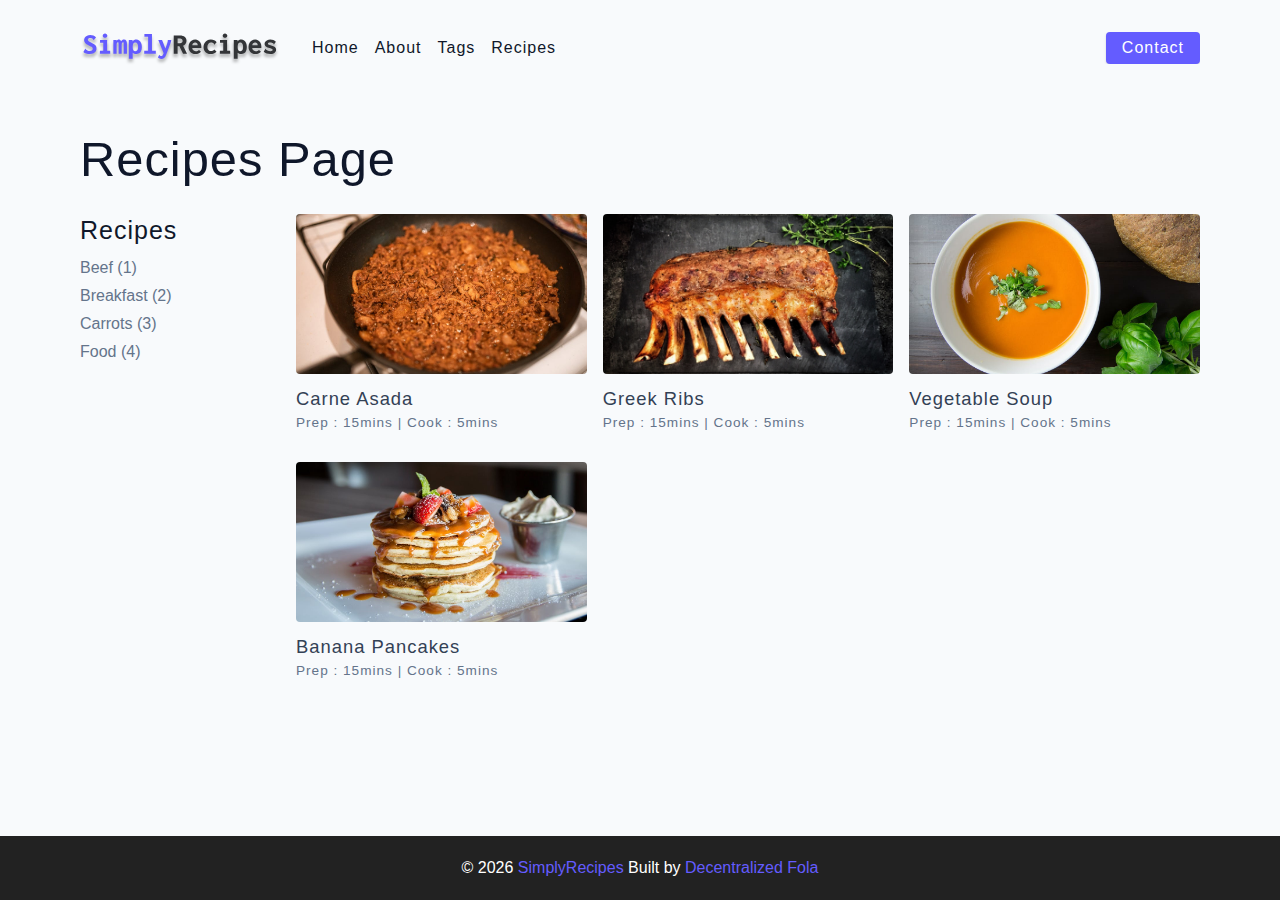
<file: starter/recipes.html>
<!DOCTYPE html>
<html lang="en">

<head>
  <meta charset="UTF-8" />
  <meta http-equiv="X-UA-Compatible" content="IE=edge" />
  <meta name="viewport" content="width=device-width, initial-scale=1.0" />
  <title>Recipes</title>
  <!-- favicon -->
  <link rel="shortcut icon" href="./assets/favicon.ico" type="image/x-icon" />
  <!-- normalize -->
  <link rel="stylesheet" href="./css/normalize.css" />
  <!-- font-awesome -->
  <link rel="stylesheet" href="https://cdnjs.cloudflare.com/ajax/libs/font-awesome/5.14.0/css/all.min.css" />
  <!-- main css -->
  <link rel="stylesheet" href="./css/main.css" />
</head>

<body>
  <!--nav-->
  <nav class="navbar">
    <div class="nav-center">
      <!--header-->
      <div class="nav-header">
        <a href="index.html" class="nav-logo">
          <img src="./assets/logo.svg" alt="simpy recipes">
        </a>
        <button type="button" class="btn nav-btn">
          <i class="fas fa-align-justify"></i>
        </button>
      </div>
      <!--links-->
      <div class="nav-links">
        <a href="index.html" class="nav-link">home</a>
        <a href="about.html" class="nav-link">about</a>
        <a href="tags.html" class="nav-link">tags</a>
        <a href="recipes.html" class="nav-link">recipes</a>
        <div class="nav-link contact-link">
          <a href="contact.html" class="btn">contact</a>
        </div>
      </div>
    </div>
  </nav>
  <!--end of nav-->
  <!--main-->
  <main class="page">
    <h1>Recipes Page</h1>
    <!-- recipes container -->
    <section class="recipes-container">
      <!-- tags container-->
      <div class="tags-container">
        <h4>Recipes</h4>
        <div class="tags-list">
          <a href="tag-template.html">Beef (1)</a>
          <a href="tag-template.html">Breakfast (2)<a>
              <a href="tag-template.html">Carrots (3)</a>
              <a href="tag-template.html">Food (4)</a>
        </div>
      </div>
      <!-- end of tags container -->
    
      <!-- recipes list-->
      <div class="recipes-list">
        <!--  single  recipes -->
        <a href="single-recipe.html" class="recipe"><img src="./assets/recipes/recipe-1.jpeg" alt="Food"
            class="img recipe-img" />
          <h5>Carne Asada</h5>
          <p>Prep : 15mins | Cook : 5mins </p>
        </a>
        <!-- end of single  recipes -->
        <!--  single  recipes -->
        <a href="single-recipe.html" class="recipe"><img src="./assets/recipes/recipe-2.jpeg" alt="Food"
            class="img recipe-img" />
          <h5>Greek ribs</h5>
          <p>Prep : 15mins | Cook : 5mins </p>
        </a>
        <!-- end of single  recipes -->
        <!--  single  recipes -->
        <a href="single-recipe.html" class="recipe"><img src="./assets/recipes/recipe-3.jpeg" alt="Food"
            class="img recipe-img" />
          <h5>Vegetable Soup</h5>
          <p>Prep : 15mins | Cook : 5mins </p>
        </a>
        <!-- end of single  recipes -->
        <!--  single  recipes -->
        <a href="single-recipe.html" class="recipe"><img src="./assets/recipes/recipe-4.jpeg" alt="Food"
            class="img recipe-img" />
          <h5>Banana Pancakes</h5>
          <p>Prep : 15mins | Cook : 5mins </p>
        </a>
        <!-- end of single  recipes -->
      </div>
      <!-- end of recipes list -->
    </section>
    <!-- end of recipes container -->
  </main>
  <!-- end of main-->
  <!--footer-->
  <footer class="page-footer">
    <p>&copy; <span id="date"></span>
      <span class="footer-logo">SimplyRecipes</span>
      Built by <a href="https://twitter.com/FOLARINFISAYO">Decentralized Fola</a>
    </p>
  </footer>
  <script src="./js/app.js"></script>
</body>

</html>
</file>
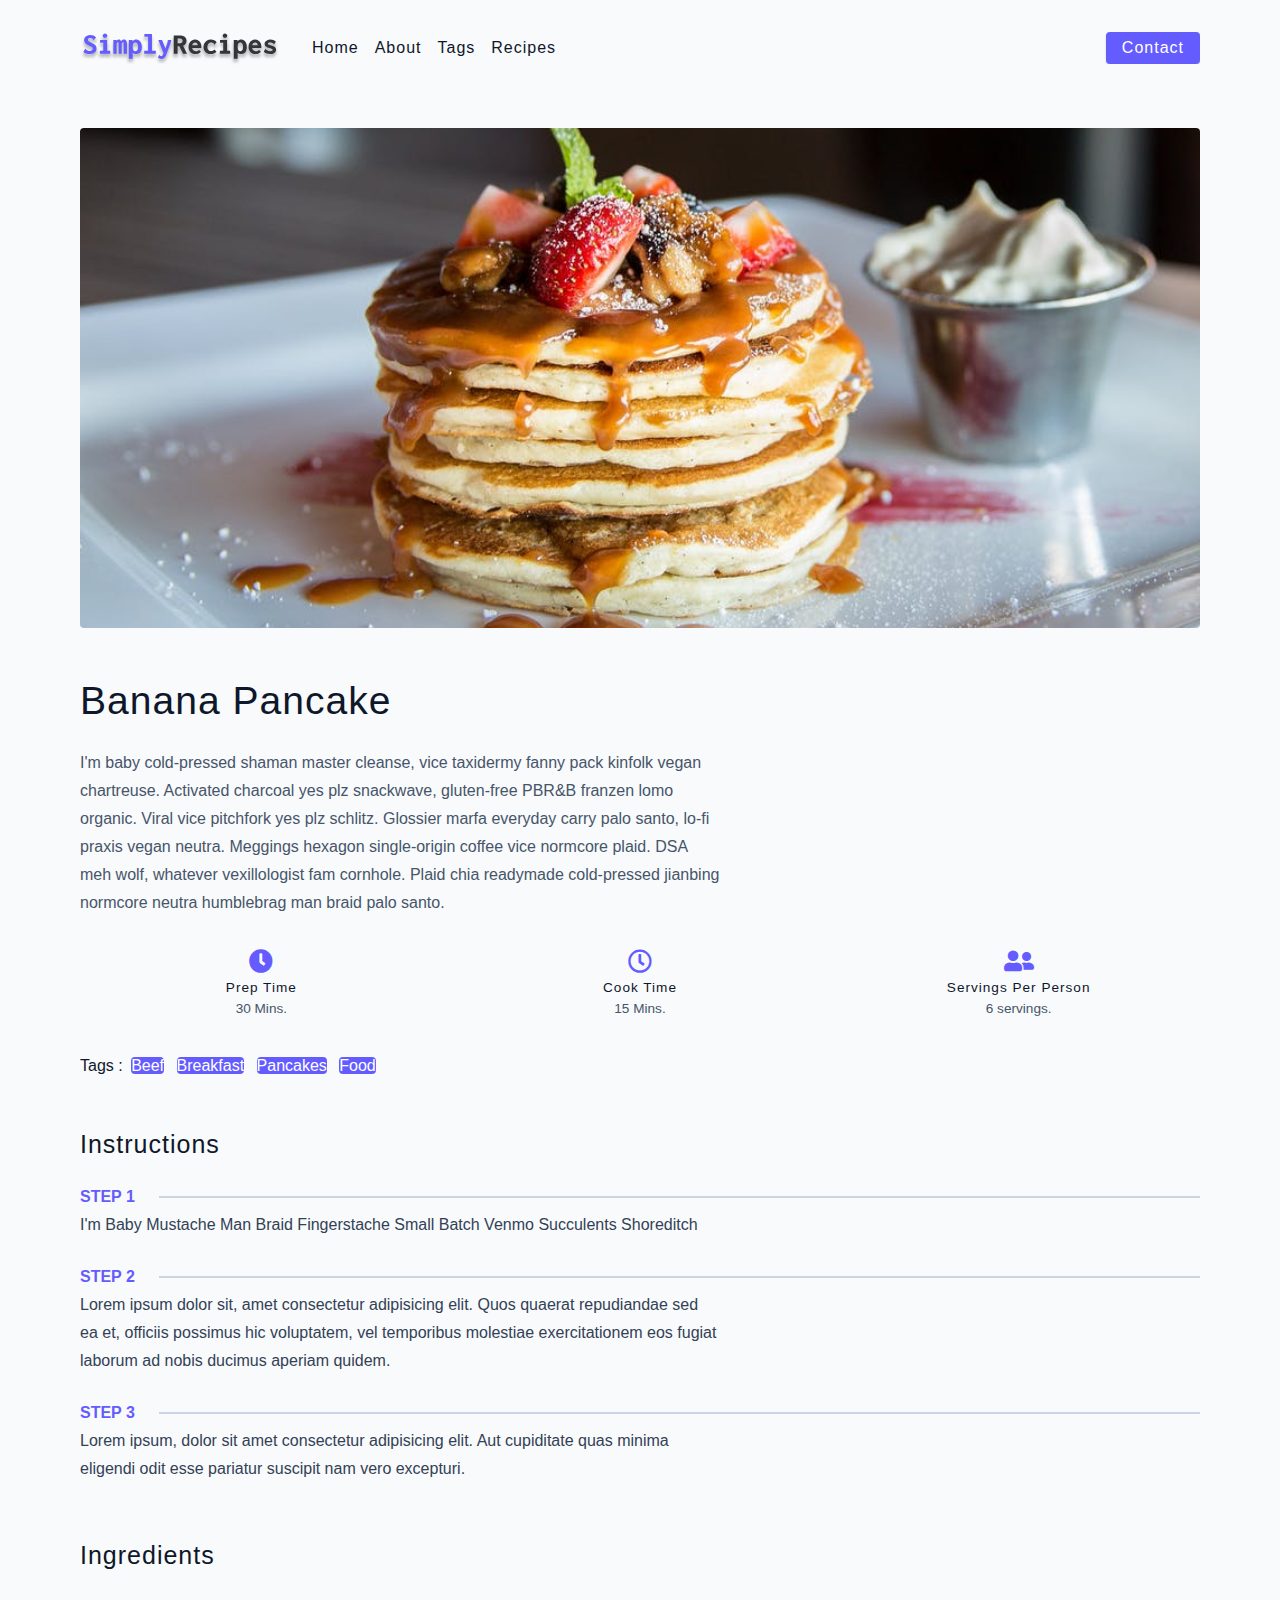
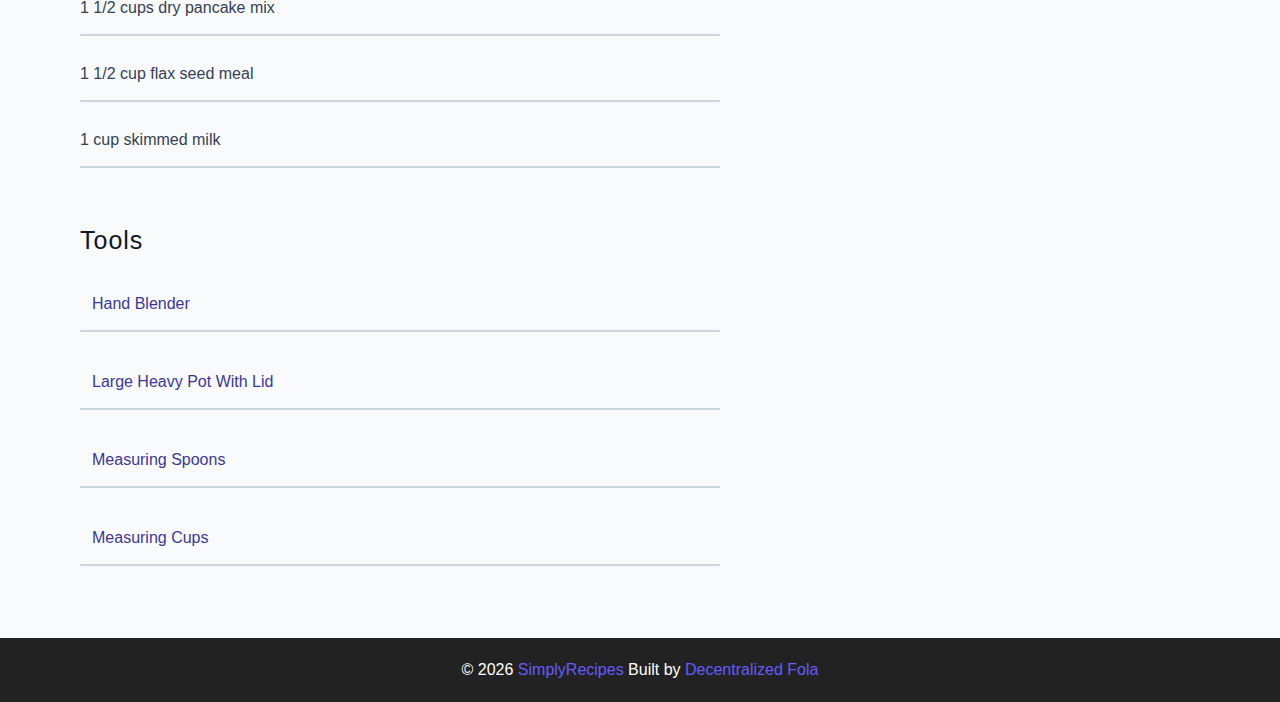
<file: starter/single-recipe.html>
<!DOCTYPE html>
<html lang="en">

<head>
  <meta charset="UTF-8" />
  <meta http-equiv="X-UA-Compatible" content="IE=edge" />
  <meta name="viewport" content="width=device-width, initial-scale=1.0" />
  <title>Single Recipes</title>
  <!-- favicon -->
  <link rel="shortcut icon" href="./assets/favicon.ico" type="image/x-icon" />
  <!-- normalize -->
  <link rel="stylesheet" href="./css/normalize.css" />
  <!-- font-awesome -->
  <link rel="stylesheet" href="https://cdnjs.cloudflare.com/ajax/libs/font-awesome/5.14.0/css/all.min.css" />
  <!-- main css -->
  <link rel="stylesheet" href="./css/main.css" />
</head>

<body>
  <!--nav-->
  <nav class="navbar">
    <div class="nav-center">
      <!--header-->
      <div class="nav-header">
        <a href="index.html" class="nav-logo">
          <img src="./assets/logo.svg" alt="simpy recipes">
        </a>
        <button type="button" class="btn nav-btn">
          <i class="fas fa-align-justify"></i>
        </button>
      </div>
      <!--links-->
      <div class="nav-links">
        <a href="index.html" class="nav-link">home</a>
        <a href="about.html" class="nav-link">about</a>
        <a href="tags.html" class="nav-link">tags</a>
        <a href="recipes.html" class="nav-link">recipes</a>
        <div class="nav-link contact-link">
          <a href="contact.html" class="btn">contact</a>
        </div>
      </div>
    </div>
  </nav>
  <!--end of nav-->
  <!--main-->
  <main class="page">
<div class="recipe-paage">
  <section class="recipe-hero">
    <img src="./assets/recipes/recipe-4.jpeg"
      class="img recipe-hero-img" alt="pancakes">
      <article>
        <h2>Banana Pancake</h2>
        <p>I'm baby cold-pressed shaman master cleanse, vice taxidermy fanny pack kinfolk vegan chartreuse. Activated charcoal yes
        plz snackwave, gluten-free PBR&B franzen lomo organic. Viral vice pitchfork yes plz schlitz. Glossier marfa everyday
        carry palo santo, lo-fi praxis vegan neutra. Meggings hexagon single-origin coffee vice normcore plaid. DSA meh wolf,
        whatever vexillologist fam cornhole. Plaid chia readymade cold-pressed jianbing normcore neutra humblebrag man braid
        palo santo.</p>
        <!-- Recipes Icon-->
        <div class="recipe-icons">
          <!-- Single Recipe Icon-->
          <article>
            <i class="fas fa-clock"></i>
            <h5>Prep Time</h5>
            <p> 30 Mins.</p>
          </article>
          <!-- Single Recipe Icon-->
          <article>
            <i class="far fa-clock"></i>
            <h5>Cook Time</h5>
            <p> 15 Mins.</p>
          </article>
          <!-- Single Recipe Icon-->
          <article>
            <i class="fas fa-user-friends"></i>
            <h5>Servings Per Person</h5>
            <p> 6 servings.</p>
          </article>
        </div>
        <!-- Recipes Tags-->
        <div class="recipe-tags">
          Tags : <a href="tag-template.html">Beef</a>
          <a href="tag-template.html">Breakfast</a>
          <a href="tag-template.html">Pancakes</a>
          <a href="tag-template.html">Food</a>
        </div>
      </article>
  </section>
  <!-- Recipe Content-->
  <section class="recipe-content">
    <article>
      <h4>Instructions</h4>
      <!-- Single instruction-->
      <div class="single-instruction">
        <header>
          <p>Step 1</p>
          <div></div>
        </header>
        <p>I'm Baby Mustache Man Braid Fingerstache Small Batch Venmo Succulents Shoreditch</p>
          <!-- Single instruction-->
          <div class="single-instruction">
            <header>
              <p>Step 2</p>
              <div></div>
            </header>
            <p>Lorem ipsum dolor sit, amet consectetur adipisicing elit. Quos quaerat repudiandae sed ea et, officiis possimus hic voluptatem, vel temporibus molestiae exercitationem eos fugiat laborum ad nobis ducimus aperiam quidem.</p>
              <!-- Single instruction-->
              <div class="single-instruction">
                <header>
                  <p>Step 3</p>
                  <div></div>
                </header>
                <p>Lorem ipsum, dolor sit amet consectetur adipisicing elit. Aut cupiditate quas minima eligendi odit esse pariatur suscipit nam vero excepturi.
                </p>
      </div>
    </article>
    <article class="second-column">
      <div>
        <h4>Ingredients</h4>
        <p class="single-ingredient">
          1 1/2 cups dry pancake mix
        </p>
        <p class="single-ingredient">
          1 1/2 cup flax seed meal
        </p>
        <p class="single-ingredient">
          1 cup skimmed milk
        </p>
      </div>
      <div>
        <h4>Tools</h4>
        <p class="single-tool">Hand Blender</p>
        <p class="single-tool">Large Heavy Pot With Lid</p>
        <p class="single-tool">Measuring Spoons</p>
        <p class="single-tool">Measuring Cups</p>
      </div>
    </article>
  </section>
</div>
  </main>
  <!-- end of main-->
  <!--footer-->
  <footer class="page-footer">
    <p>&copy; <span id="date"></span>
      <span class="footer-logo">SimplyRecipes</span>
      Built by <a href="https://twitter.com/FOLARINFISAYO">Decentralized Fola</a>
    </p>
  </footer>
  <script src="./js/app.js"></script>
</body>

</html>
</file>
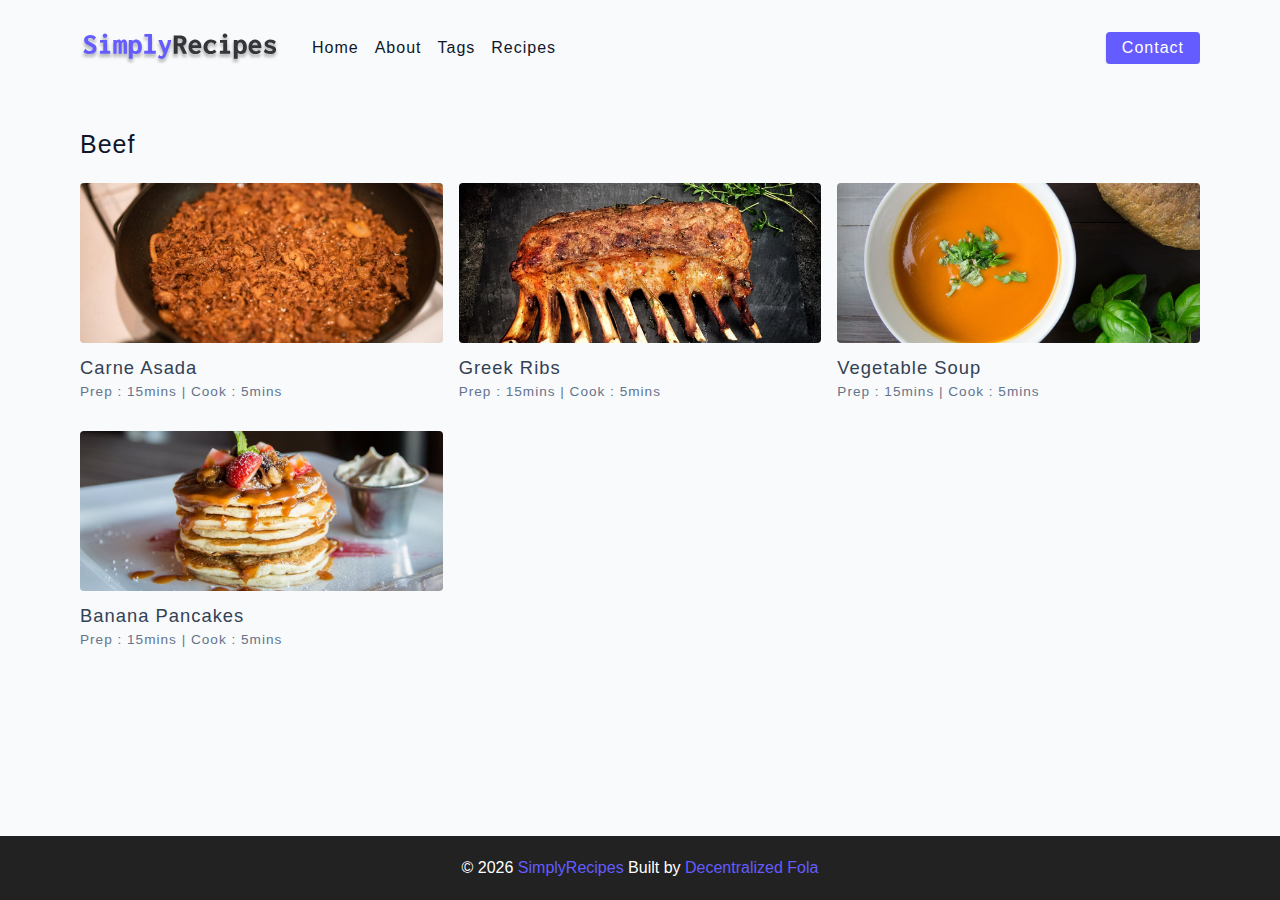
<file: starter/tag-template.html>
<!DOCTYPE html>
<html lang="en">

<head>
  <meta charset="UTF-8" />
  <meta http-equiv="X-UA-Compatible" content="IE=edge" />
  <meta name="viewport" content="width=device-width, initial-scale=1.0" />
  <title>Tag Template Page</title>
  <!-- favicon -->
  <link rel="shortcut icon" href="./assets/favicon.ico" type="image/x-icon" />
  <!-- normalize -->
  <link rel="stylesheet" href="./css/normalize.css" />
  <!-- font-awesome -->
  <link rel="stylesheet" href="https://cdnjs.cloudflare.com/ajax/libs/font-awesome/5.14.0/css/all.min.css" />
  <!-- main css -->
  <link rel="stylesheet" href="./css/main.css" />
</head>

<body>
  <!--nav-->
  <nav class="navbar">
    <div class="nav-center">
      <!--header-->
      <div class="nav-header">
        <a href="index.html" class="nav-logo">
          <img src="./assets/logo.svg" alt="simpy recipes">
        </a>
        <button type="button" class="btn nav-btn">
          <i class="fas fa-align-justify"></i>
        </button>
      </div>
      <!--links-->
      <div class="nav-links">
        <a href="index.html" class="nav-link">home</a>
        <a href="about.html" class="nav-link">about</a>
        <a href="tags.html" class="nav-link">tags</a>
        <a href="recipes.html" class="nav-link">recipes</a>
        <div class="nav-link contact-link">
          <a href="contact.html" class="btn">contact</a>
        </div>
      </div>
    </div>
  </nav>
  <!--end of nav-->
  <!--main-->
  <main class="page">
    <div>
      <h4>Beef</h4>
      <!-- recipes list-->
      <div class="recipes-list">
        <!--  single  recipes -->
        <a href="single-recipe.html" class="recipe"><img src="./assets/recipes/recipe-1.jpeg" alt="Food"
            class="img recipe-img" />
          <h5>Carne Asada</h5>
          <p>Prep : 15mins | Cook : 5mins </p>
        </a>
        <!-- end of single  recipes -->
        <!--  single  recipes -->
        <a href="single-recipe.html" class="recipe"><img src="./assets/recipes/recipe-2.jpeg" alt="Food"
            class="img recipe-img" />
          <h5>Greek ribs</h5>
          <p>Prep : 15mins | Cook : 5mins </p>
        </a>
        <!-- end of single  recipes -->
        <!--  single  recipes -->
        <a href="single-recipe.html" class="recipe"><img src="./assets/recipes/recipe-3.jpeg" alt="Food"
            class="img recipe-img" />
          <h5>Vegetable Soup</h5>
          <p>Prep : 15mins | Cook : 5mins </p>
        </a>
        <!-- end of single  recipes -->
        <!--  single  recipes -->
        <a href="single-recipe.html" class="recipe"><img src="./assets/recipes/recipe-4.jpeg" alt="Food"
            class="img recipe-img" />
          <h5>Banana Pancakes</h5>
          <p>Prep : 15mins | Cook : 5mins </p>
        </a>
        <!-- end of single  recipes -->
      </div>
      <!-- end of recipes list -->
    </div>
  </main>
  <!-- end of main-->
  <!--footer-->
  <footer class="page-footer">
    <p>&copy; <span id="date"></span>
      <span class="footer-logo">SimplyRecipes</span>
      Built by <a href="https://twitter.com/FOLARINFISAYO">Decentralized Fola</a>
    </p>
  </footer>
  <script src="./js/app.js"></script>
</body>

</html>
</file>
<file: final/css/main.css>
*,
::after,
::before {
  box-sizing: border-box;
}
/* fonts */

@import url('https://fonts.googleapis.com/css2?family=Roboto:wght@400;500;600&family=Montserrat&display=swap');
html {
  font-size: 100%;
} /*16px*/

:root {
  /* colors */
  --primary-100: #e2e0ff;
  --primary-200: #c1beff;
  --primary-300: #a29dff;
  --primary-400: #837dff;
  --primary-500: #645cff;
  --primary-600: #504acc;
  --primary-700: #3c3799;
  --primary-800: #282566;
  --primary-900: #141233;

  /* grey */
  --grey-50: #f8fafc;
  --grey-100: #f1f5f9;
  --grey-200: #e2e8f0;
  --grey-300: #cbd5e1;
  --grey-400: #94a3b8;
  --grey-500: #64748b;
  --grey-600: #475569;
  --grey-700: #334155;
  --grey-800: #1e293b;
  --grey-900: #0f172a;
  /* rest of the colors */
  --black: #222;
  --white: #fff;
  --red-light: #f8d7da;
  --red-dark: #842029;
  --green-light: #d1e7dd;
  --green-dark: #0f5132;

  /* fonts  */
  --headingFont: 'Roboto', sans-serif;
  --bodyFont: 'Nunito', sans-serif;
  --smallText: 0.7em;
  /* rest of the vars */
  --backgroundColor: var(--grey-50);
  --textColor: var(--grey-900);
  --borderRadius: 0.25rem;
  --letterSpacing: 1px;
  --transition: 0.3s ease-in-out all;
  --max-width: 1120px;
  --fixed-width: 600px;

  /* box shadow*/
  --shadow-1: 0 1px 3px 0 rgba(0, 0, 0, 0.1), 0 1px 2px 0 rgba(0, 0, 0, 0.06);
  --shadow-2: 0 4px 6px -1px rgba(0, 0, 0, 0.1),
    0 2px 4px -1px rgba(0, 0, 0, 0.06);
  --shadow-3: 0 10px 15px -3px rgba(0, 0, 0, 0.1),
    0 4px 6px -2px rgba(0, 0, 0, 0.05);
  --shadow-4: 0 20px 25px -5px rgba(0, 0, 0, 0.1),
    0 10px 10px -5px rgba(0, 0, 0, 0.04);
}

body {
  background: var(--backgroundColor);
  font-family: var(--bodyFont);
  font-weight: 400;
  line-height: 1.75;
  color: var(--textColor);
}

p {
  margin-top: 0;
  margin-bottom: 1.5rem;
  max-width: 40em;
}

h1,
h2,
h3,
h4,
h5 {
  margin: 0;
  margin-bottom: 1.38rem;
  font-family: var(--headingFont);
  font-weight: 400;
  line-height: 1.3;
  text-transform: capitalize;
  letter-spacing: var(--letterSpacing);
}

h1 {
  margin-top: 0;
  font-size: 3.052rem;
}

h2 {
  font-size: 2.441rem;
}

h3 {
  font-size: 1.953rem;
}

h4 {
  font-size: 1.563rem;
}

h5 {
  font-size: 1.25rem;
}

small,
.text-small {
  font-size: var(--smallText);
}

a {
  text-decoration: none;
}
ul {
  list-style-type: none;
  padding: 0;
}

.img {
  width: 100%;
  display: block;
  object-fit: cover;
}
/* buttons */

.btn {
  cursor: pointer;
  color: var(--white);
  background: var(--primary-500);
  border: transparent;
  border-radius: var(--borderRadius);
  letter-spacing: var(--letterSpacing);
  padding: 0.375rem 0.75rem;
  box-shadow: var(--shadow-1);
  transition: var(--transtion);
  text-transform: capitalize;
  display: inline-block;
}
.btn:hover {
  background: var(--primary-700);
  box-shadow: var(--shadow-3);
}
.btn-hipster {
  color: var(--primary-500);
  background: var(--primary-200);
}
.btn-hipster:hover {
  color: var(--primary-200);
  background: var(--primary-700);
}
.btn-block {
  width: 100%;
}

/* alerts */
.alert {
  padding: 0.375rem 0.75rem;
  margin-bottom: 1rem;
  border-color: transparent;
  border-radius: var(--borderRadius);
}

.alert-danger {
  color: var(--red-dark);
  background: var(--red-light);
}
.alert-success {
  color: var(--green-dark);
  background: var(--green-light);
}
/* form */

.form {
  width: 90vw;
  max-width: var(--fixed-width);
  background: var(--white);
  border-radius: var(--borderRadius);
  box-shadow: var(--shadow-2);
  padding: 2rem 2.5rem;
  margin: 3rem auto;
}
.form-label {
  display: block;
  font-size: var(--smallText);
  margin-bottom: 0.5rem;
  text-transform: capitalize;
  letter-spacing: var(--letterSpacing);
}
.form-input,
.form-textarea {
  width: 100%;
  padding: 0.375rem 0.75rem;
  border-radius: var(--borderRadius);
  background: var(--backgroundColor);
  border: 1px solid var(--grey-200);
}

.form-row {
  margin-bottom: 1rem;
}

.form-textarea {
  height: 7rem;
}
::placeholder {
  font-family: inherit;
  color: var(--grey-400);
}
.form-alert {
  color: var(--red-dark);
  letter-spacing: var(--letterSpacing);
  text-transform: capitalize;
}
/* alert */

@keyframes spinner {
  to {
    transform: rotate(360deg);
  }
}

.loading {
  width: 6rem;
  height: 6rem;
  border: 5px solid var(--grey-400);
  border-radius: 50%;
  border-top-color: var(--primary-500);
  animation: spinner 0.6s linear infinite;
}
.loading {
  margin: 0 auto;
}
/* title */

.title {
  text-align: center;
}

.title-underline {
  background: var(--primary-500);
  width: 7rem;
  height: 0.25rem;
  margin: 0 auto;
  margin-top: -1rem;
}

/*
=============== 
Navbar
===============
*/

.navbar {
  display: flex;
  align-items: center;
  justify-content: center;
}
.nav-center {
  width: 90vw;
  max-width: var(--max-width);
}
.nav-header {
  height: 6rem;
  display: flex;
  justify-content: space-between;
  align-items: center;
}
.nav-header img {
  width: 200px;
}
.nav-logo {
  display: flex;
  align-items: flex-end;
}

.nav-btn {
  padding: 0.15rem 0.75rem;
}
.nav-btn i {
  font-size: 1.25rem;
}
.nav-links {
  height: 0;
  overflow: hidden;
  display: flex;
  flex-direction: column;
  transition: var(--transition);
}
.show-links {
  height: 23.9375rem;
}

.nav-link {
  display: block;
  text-align: center;
  font-size: 1.25rem;
  text-transform: capitalize;
  color: var(--grey-900);
  letter-spacing: var(--letterSpacing);
  padding: 1rem 0;
  border-top: 1px solid var(--grey-500);
  transition: var(--transition);
}
.nav-link:hover {
  color: var(--primary-500);
}

.contact-link a {
  padding: 0.15rem 1rem;
}

@media screen and (min-width: 992px) {
  .navbar {
    height: 6rem;
  }
  .nav-center {
    display: flex;
    align-items: center;
  }
  .nav-header {
    padding: 0;
    margin-right: 2rem;
    height: auto;
  }

  .nav-btn {
    display: none;
  }
  .nav-links {
    height: auto !important;
    flex-direction: row;
    align-items: center;
    width: 100%;
  }
  .nav-link {
    padding: 0;
    border-top: none;
    margin-right: 1rem;
    font-size: 1rem;
  }
  .contact-link {
    margin-right: 0;
    margin-left: auto;
  }
}
/*
=============== 
Page
===============
*/

.page {
  width: 90vw;
  max-width: var(--max-width);
  margin: 0 auto;
}
.page {
  padding-top: 2rem;
  min-height: calc(100vh - (6rem + 4rem));
}
/*
=============== 
Footer
===============
*/

.page-footer {
  text-align: center;
  height: 4rem;
  display: flex;
  align-items: center;
  justify-content: center;
  background: var(--black);
  color: var(--white);
}
.page-footer h5 {
  margin-top: 0;
  margin-bottom: 0;
}
.page-footer p {
  margin-bottom: 0;
}
.page-footer .footer-logo,
.page-footer a {
  color: var(--primary-500);
}
/*
=============== 
Hero
===============
*/

.hero {
  height: 40vh;
  position: relative;
  margin-bottom: 2rem;
  background: url('../assets/main.jpeg') center/cover no-repeat;
  border-radius: var(--borderRadius);
}
.hero-container {
  position: absolute;
  top: 0;
  left: 0;
  width: 100%;
  height: 100%;
  display: flex;
  align-items: center;
  justify-content: center;
  background: rgba(0, 0, 0, 0.4);
  border-radius: var(--borderRadius);
}
.hero-text {
  color: var(--white);
  text-align: center;
}

@media only screen and (min-width: 768px) {
  .hero-text h1 {
    font-size: 4rem;
    margin-bottom: 0;
  }
}

/*
=============== 
Recipes 
===============
*/

.recipes-container {
  display: grid;
  gap: 2rem 1rem;
}

.recipes-list {
  display: grid;
  gap: 2rem 1rem;
  padding-bottom: 3rem;
}
.tags-container {
  order: 1;
  display: flex;
  flex-direction: column;
  padding-bottom: 3rem;
  /* background: blue; */
}
.tags-container h4 {
  margin-bottom: 0.5rem;
  font-weight: 500;
}
.tags-list {
  display: grid;
  grid-template-columns: 1fr 1fr 1fr;
}
.tags-list a {
  text-transform: capitalize;
  display: block;
  color: var(--grey-500);
  transition: var(--transition);
}
.tags-list a:hover {
  color: var(--primary-500);
}
.recipe {
  display: block;
}
.recipe-img {
  height: 15rem;
  border-radius: var(--borderRadius);
  margin-bottom: 1rem;
}
.recipe h5 {
  margin-bottom: 0;
  margin-top: 0.25rem;
  line-height: 1;
  color: var(--grey-700);
}
.recipe p {
  margin-bottom: 0;
  line-height: 1;
  color: var(--grey-500);
  margin-top: 0.5rem;
  letter-spacing: var(--letterSpacing);
}
@media screen and (min-width: 576px) {
  .recipes-list {
    grid-template-columns: 1fr 1fr;
  }
  .recipe-img {
    height: 10rem;
  }
}

@media screen and (min-width: 992px) {
  .recipes-container {
    grid-template-columns: 200px 1fr;
    gap: 1rem;
  }
  .recipes-list {
    grid-template-columns: 1fr 1fr;
  }

  .recipe p {
    font-size: 0.85rem;
  }
  .tags-container {
    order: 0;
    /* background: blue; */
  }
  .tags-list {
    display: grid;
    grid-template-columns: 1fr;
  }
}

@media screen and (min-width: 1200px) {
  .recipe h5 {
    font-size: 1.15rem;
  }
  .recipes-list {
    grid-template-columns: 1fr 1fr 1fr;
  }
}
/*
=============== 
Error
===============
*/
.error-page {
  text-align: center;
  padding-top: 5rem;
}
.error-page h1 {
  font-size: 9rem;
}
/*
=============== 
About Page
===============
*/

.about-page h2 {
  text-transform: none;
  font-weight: bold;
}
.about-page {
  display: grid;
  gap: 2rem 4rem;
  padding-bottom: 3rem;
}
.about-img {
  border-radius: var(--borderRadius);
  height: 300px;
}

@media screen and (min-width: 992px) {
  .about-page {
    grid-template-columns: 1fr 1fr;
    grid-template-rows: 400px;
    align-items: center;
  }
  .about-img {
    height: 100%;
  }
}

.featured-title {
  text-align: center;
}
/*
=============== 
Contact Page
===============
*/
.contact-form {
  width: 100%;
  margin: 0;
}
.contact-container {
  display: grid;
  gap: 2rem 3rem;
  padding-bottom: 3rem;
}
@media screen and (min-width: 992px) {
  .contact-container {
    grid-template-columns: 1fr 450px;
    align-items: center;
  }
}

/*
=============== 
Tags Page
===============
*/

.tags-wrapper {
  display: grid;
  gap: 2rem;
  padding-bottom: 3rem;
}
.tag {
  background: var(--grey-500);
  border-radius: var(--borderRadius);
  text-align: center;
  color: var(--white);
  transition: var(--transition);
  padding: 0.75rem 0;
}
.tag:hover {
  background: var(--primary-500);
}
.tag h5,
.tag p {
  margin-bottom: 0;
}
.tag h5 {
  font-weight: 600;
}
@media screen and (min-width: 576px) {
  .tags-wrapper {
    grid-template-columns: 1fr 1fr;
  }
}
@media screen and (min-width: 992px) {
  .tags-wrapper {
    grid-template-columns: 1fr 1fr 1fr;
  }
}

/*
=============== 
Recipe Template
===============
*/

.recipe-hero {
  display: grid;
  gap: 3rem;
}

.recipe-hero-img {
  height: 300px;
  border-radius: var(--borderRadius);
}
.recipe-info p {
  color: var(--grey-600);
}
.recipe-icons {
  display: grid;
  grid-template-columns: repeat(3, 1fr);
  gap: 1rem;
  margin: 2rem 0;
  text-align: center;
}
.recipe-icons i {
  font-size: 1.5rem;
  color: var(--primary-500);
}
.recipe-icons h5,
.recipe-icons p {
  margin-bottom: 0;
  font-size: 0.85em;
}

.recipe-icons p {
  color: var(--grey-600);
}
.recipe-tags {
  display: flex;
  align-items: center;
  flex-wrap: wrap;
  font-size: 0.7em;
  font-weight: 600;
}
.recipe-tags a {
  background: var(--primary-500);
  border-radius: var(--borderRadius);
  color: var(--white);
  padding: 0.05rem 0.5rem;
  margin: 0 0.25rem;
  text-transform: capitalize;
}
@media screen and (min-width: 992px) {
  .recipe-hero {
    grid-template-columns: 4fr 5fr;
    align-items: center;
  }
}
.recipe-content {
  padding: 3rem 0;
  display: grid;
  gap: 2rem 5rem;
}
@media screen and (min-width: 992px) {
  .recipe-content {
    grid-template-columns: 2fr 1fr;
  }
}
.single-instruction header {
  display: grid;
  grid-template-columns: auto 1fr;
  gap: 1.5rem;
  align-items: center;
}
.single-instruction header p {
  text-transform: uppercase;
  font-weight: 600;
  color: var(--primary-500);
  margin-bottom: 0;
}
.single-instruction > p {
  color: var(--grey-700);
}

.single-instruction header div {
  height: 2px;
  background: var(--grey-300);
}

.second-column {
  display: grid;
  row-gap: 2rem;
}

.single-ingredient {
  border-bottom: 2px solid var(--grey-300);
  padding-bottom: 0.75rem;
  color: var(--grey-700);
}
.single-tool {
  border-bottom: 2px solid var(--grey-300);
  padding-bottom: 0.75rem;
  color: var(--primary-500);
  text-transform: capitalize;
}
</file>
<file: starter/css/main.css>
*,
::after,
::before {
  box-sizing: border-box;
}
/* fonts */

@import url('https://fonts.googleapis.com/css2?family=Roboto:wght@400;500;600&family=Montserrat&display=swap');
html {
  font-size: 100%;
} /*16px*/

:root {
  /* colors */
  --primary-100: #e2e0ff;
  --primary-200: #c1beff;
  --primary-300: #a29dff;
  --primary-400: #837dff;
  --primary-500: #645cff;
  --primary-600: #504acc;
  --primary-700: #3c3799;
  --primary-800: #282566;
  --primary-900: #141233;

  /* grey */
  --grey-50: #f8fafc;
  --grey-100: #f1f5f9;
  --grey-200: #e2e8f0;
  --grey-300: #cbd5e1;
  --grey-400: #94a3b8;
  --grey-500: #64748b;
  --grey-600: #475569;
  --grey-700: #334155;
  --grey-800: #1e293b;
  --grey-900: #0f172a;
  /* rest of the colors */
  --black: #222;
  --white: #fff;
  --red-light: #f8d7da;
  --red-dark: #842029;
  --green-light: #d1e7dd;
  --green-dark: #0f5132;

  /* fonts  */
  --headingFont: 'Roboto', sans-serif;
  --bodyFont: 'Nunito', sans-serif;
  --smallText: 0.7em;
  /* rest of the vars */
  --backgroundColor: var(--grey-50);
  --textColor: var(--grey-900);
  --borderRadius: 0.25rem;
  --letterSpacing: 1px;
  --transition: 0.3s ease-in-out all;
  --max-width: 1120px;
  --fixed-width: 600px;

  /* box shadow*/
  --shadow-1: 0 1px 3px 0 rgba(0, 0, 0, 0.1), 0 1px 2px 0 rgba(0, 0, 0, 0.06);
  --shadow-2: 0 4px 6px -1px rgba(0, 0, 0, 0.1),
    0 2px 4px -1px rgba(0, 0, 0, 0.06);
  --shadow-3: 0 10px 15px -3px rgba(0, 0, 0, 0.1),
    0 4px 6px -2px rgba(0, 0, 0, 0.05);
  --shadow-4: 0 20px 25px -5px rgba(0, 0, 0, 0.1),
    0 10px 10px -5px rgba(0, 0, 0, 0.04);
}

body {
  background: var(--backgroundColor);
  font-family: var(--bodyFont);
  font-weight: 400;
  line-height: 1.75;
  color: var(--textColor);
}

p {
  margin-top: 0;
  margin-bottom: 1.5rem;
  max-width: 40em;
}

h1,
h2,
h3,
h4,
h5 {
  margin: 0;
  margin-bottom: 1.38rem;
  font-family: var(--headingFont);
  font-weight: 400;
  line-height: 1.3;
  text-transform: capitalize;
  letter-spacing: var(--letterSpacing);
}

h1 {
  margin-top: 0;
  font-size: 3.052rem;
}

h2 {
  font-size: 2.441rem;
}

h3 {
  font-size: 1.953rem;
}

h4 {
  font-size: 1.563rem;
}

h5 {
  font-size: 1.25rem;
}

small,
.text-small {
  font-size: var(--smallText);
}

a {
  text-decoration: none;
}
ul {
  list-style-type: none;
  padding: 0;
}

.img {
  width: 100%;
  display: block;
  object-fit: cover;
}
/* buttons */

.btn {
  cursor: pointer;
  color: var(--white);
  background: var(--primary-500);
  border: transparent;
  border-radius: var(--borderRadius);
  letter-spacing: var(--letterSpacing);
  padding: 0.375rem 0.75rem;
  box-shadow: var(--shadow-1);
  transition: var(--transtion);
  text-transform: capitalize;
  display: inline-block;
}
.btn:hover {
  background: var(--primary-700);
  box-shadow: var(--shadow-3);
}
.btn-hipster {
  color: var(--primary-500);
  background: var(--primary-200);
}
.btn-hipster:hover {
  color: var(--primary-200);
  background: var(--primary-700);
}
.btn-block {
  width: 100%;
}

/* alerts */
.alert {
  padding: 0.375rem 0.75rem;
  margin-bottom: 1rem;
  border-color: transparent;
  border-radius: var(--borderRadius);
}

.alert-danger {
  color: var(--red-dark);
  background: var(--red-light);
}
.alert-success {
  color: var(--green-dark);
  background: var(--green-light);
}
/* form */

.form {
  width: 90vw;
  max-width: var(--fixed-width);
  background: var(--white);
  border-radius: var(--borderRadius);
  box-shadow: var(--shadow-2);
  padding: 2rem 2.5rem;
  margin: 3rem auto;
}
.form-label {
  display: block;
  font-size: var(--smallText);
  margin-bottom: 0.5rem;
  text-transform: capitalize;
  letter-spacing: var(--letterSpacing);
}
.form-input,
.form-textarea {
  width: 100%;
  padding: 0.375rem 0.75rem;
  border-radius: var(--borderRadius);
  background: var(--backgroundColor);
  border: 1px solid var(--grey-200);
}

.form-row {
  margin-bottom: 1rem;
}

.form-textarea {
  height: 7rem;
}
::placeholder {
  font-family: inherit;
  color: var(--grey-400);
}
.form-alert {
  color: var(--red-dark);
  letter-spacing: var(--letterSpacing);
  text-transform: capitalize;
}
/* alert */

@keyframes spinner {
  to {
    transform: rotate(360deg);
  }
}

.loading {
  width: 6rem;
  height: 6rem;
  border: 5px solid var(--grey-400);
  border-radius: 50%;
  border-top-color: var(--primary-500);
  animation: spinner 0.6s linear infinite;
}
.loading {
  margin: 0 auto;
}
/* title */

.title {
  text-align: center;
}

.title-underline {
  background: var(--primary-500);
  width: 7rem;
  height: 0.25rem;
  margin: 0 auto;
  margin-top: -1rem;
}

/*
=============== 
Navbar
===============
*/

.navbar{
  display: flex;
  justify-content: center;
  align-items: center;
  /*background:blue*/
}
.nav-center{
  width: 90vw;
  max-width: var(--max-width);
  /*backround:red*/
}

.nav-header {
  height: 6rem;
  display: flex;
  justify-content: space-between;
  align-items: center;
}
.nav-logo{
  display: flex;
  align-items: center;
}
.nav-header img {
  width: 200px;
}

.nav-btn {
  padding: 0.15rem 0.75rem;
}
.nav-btn i {
  font-size: 1.25rem;
}

.nav-links {
  display: flex;
  flex-direction: column;
  /*todo*/
  height: 0;
  overflow: hidden;
  transition: var(--transition);
}
.show-links{
  height: 310px;
}
.nav-link {
  display: block;
  text-align: center;
  text-transform: capitalize;
  color: var(--grey-900);
  letter-spacing: var(--letterSpacing);
  padding: 1rem 0;
  border-top: 1px solid  var(--grey-500);
  transition: var(--transition);
}
.nav-link:hover{
  color: var(--primary-500);
}
.contact-link a{
  padding: 0.15rem 1rem;
}


@media screen  and (min-width:992px){
  .nav-btn{
    display: none;
  }
  .navbar{
    height: 6rem;
  }
  .nav-center{
    display: flex;
    align-items: center;
  }
  .nav-header{
    height: auto;
    margin-right: 2rem;
  }
  .nav-links{
    height: auto;
    flex-direction: row;
    align-items: center;
    width: 100%;
  }
  .nav-link{
    padding: 0;
    border-top: none;
    margin-right: 1rem;
    font-size: 1rem;
  }
  .contact-link{
    margin-left: auto;
    margin-right: 0;
  }
}
/*
=============== 
page
===============
*/
.page{
  /*background: red;*/
  width: 90vw;
  max-width: var(--max-width);
  margin: 0 auto;
  padding-top: 2rem;
  min-height: calc(100vh - (6rem + 4rem));
}
/*
=============== 
footer
===============
*/
.page-footer{
  height: 4rem;
  background: var(--black);
  color: var(--white);
  display: flex;
  align-items: center;
  justify-content: center;
}
.page-footer p {
  margin-bottom: 0;
}
.footer-logo,
.page-footer a{
  color:var(--primary-500) ;
}
/*
=============== 

===============
*/

.hero{
  height: 40vh;
  background: url('../assets/main.jpeg') center/cover no-repeat;
  margin-bottom: 2rem;
  border-radius: var(--borderRadius);
  position: relative;
}
.hero-container {
  position: absolute;
  width: 100%;
  height: 100%;
  top: 0;
  left: 0;
  background-color:rgba(0, 0, 0, 0.09);
  border-radius: var(--borderRadius);
  display: flex;
  align-items: center;
  justify-content: center;
}
.hero-text{
  text-align: center;
  color: var(--white);
}
@media screen and(min-width:768px){
  .hero-text h1{
    font-size: 4rem;
    margin-bottom: 0;
  }
}
/*
=============== 
Recipes
===============
*/
.recipes-container{
  display: grid;
  gap: 2rem 1rem;
}
.tags-container{
  order: 1;
  display: flex;
  flex-direction: column;
  padding-bottom: 3rem;
}
.recipes-list{
  display:grid;
  gap: 2rem 1rem;
  padding-bottom: 3rem;
}
.tags-container h4{
  margin-bottom: 0.5rem;
  font-weight: 500;
}
.tags-list{
  display: grid;
  grid-template-columns: 1fr 1fr 1fr ;
}
.tags-list a{
  text-transform: capitalize;
  display: block;
  color: var(--grey-500);
  transition: var(--transition);
}
.tags-list a:hover{
  color: var(--primary-500);
}
.recipe{
  display: block;
}
.recipe-img{
  height: 15rem;
  border-radius: var(--borderRadius);
  margin-bottom: 1rem;
}
.recipe h5{
  margin-bottom: 0;
  line-height: 1;
  color: var(--grey-700);
}
.recipe p{
  margin-bottom: 0;
  line-height: 1;
  margin-top: 0.5rem;
  color: var(--grey-500);
  letter-spacing: var(--letterSpacing);
}
@media screen  and (min-width:576px) {
  .recipes-list{
    grid-template-columns: 1fr 1fr;
  }
  .recipe-img{
    height: 10rem;
  }
}
@media screen and (min-width:992px) {
  .recipes-container{
    grid-template-columns: 200px 1fr;
  }
  .recipe p{
    font-size: 0.85rem;
  }
  .tags-container{
    order: 0;
  }
  .tags-list{
    grid-template-columns: 1fr;
  }
}
@media screen and (min-width:1200px) {
  .recipe h5 {
      font-size: 1.15rem;
    }
  .recipes-list{
    grid-template-columns: 1fr 1fr 1fr;
  }
}
/*
=============== 
Error
===============
*/
.error-page{
  text-align: center;
  padding-top: 5rem;
}
.error-page h1{
  font-size: 9rem;
}
/*
=============== 
About
===============
*/
.about-page h2{
  text-transform: none;
  font-weight:bolder ;
}
.about-page{
  display: grid;
  gap: 2rem 4rem;
  padding-bottom: 3rem;
}
.about-img{
  border-radius: var(--borderRadius);
  height: 300px;
}


@media screen and (min-width:992px){
  .about-page{
    grid-template-columns: 1fr 1fr;
    grid-template-rows: 400px;
    align-items: center;
  }
  .about-img{
    height: 100%;
  }
}

.featured-title{
  text-align: center;
}

/*
=============== 
Contact Page
===============
*/
.contact-form{
  width: 100%;
  margin: 0;
}
.contact-container{
  display: grid;
  gap: 2rem 3rem;
  padding-bottom: 3rem;
}
@media screen and (min-width:992px){
  .contact-container{
    grid-template-columns: 1fr 450px;
    align-items: center;
  }
}

/*
=============== 
Tags Page
===============
*/

.tags-wrapper{
  display: grid;
  gap: 2rem;
  padding-bottom: 3rem;
}

.tag{
  background: var(--grey-500);
  border-radius: var(--borderRadius);
  text-align: center;
  color: var(--white);
  transition: var(--transtion);
  padding: 0.75rem 0;
}
.tag:hover{
  background: var(--primary-500);
}

.tag h5,
.tag p{
  margin-bottom: 0;
}
.tag h5{
  font-weight: 600;
}

@media screen and (min-width:576px) {
  .tags-wrapper{
    grid-template-columns: 1fr 1fr;
  }
}
@media screen and (min-width:992px) {
  .tags-wrapper {
    grid-template-columns: repeat(3,1fr);
  }
}
/*
=============== 
Single Recipe Page
===============
*/

.recipe-hero{
  display: grid;
  gap: 3rem;
}
.recipe-hero-img{
  height: 500px;
  border-radius: var(--borderRadius);
}

.recipe-hero p{
  color: var(--grey-600);
}
.recipe-icons{
  display: grid;
  grid-template-columns: repeat(3,1fr);
  gap: 1rem;
  margin: 2rem 0;
  text-align: center;
}
.recipe-icons i{
  font-size: 1.5rem;
  color: var(--primary-500);
}
.recipe-icons h5,
.recipe-icons p{
  margin-bottom: 0;
  font-size: 0.85rem;
}
.recipe-icons p{
  color: var(--grey-600);
}
.recipes-tags{
  display: flex;
  align-items: center;
  flex-wrap:wrap;
  font-size: 0.7em;
  font-weight: 600;
}
.recipe-tags a{
  background: var(--primary-500);
  border-radius: var(--borderRadius);
  color: var(--white);
  margin: 0 0.25rem;
  text-transform: capitalize;
}
@media screen and (min-width:992px) {
  .recipe-hero{
    grid-template-columns: repeat(4fr,5fr);
    align-items: center;
  }
}


.recipe-content{
  padding: 3rem 0;
  display: grid;
  gap: 2rem 5rem;
}
@media screen and (min-width:992px) {
  .recipe-content {
    grid-template-columns: 2fr, 1fr;
  }
}

.single-instruction header{
  display: grid;
  grid-template-columns: auto 1fr;
  gap: 1.5rem;
  align-items: center;
}
.single-instruction header p{
  text-transform: uppercase;
  font-weight: 600;
  margin-bottom: 0;
  color: var(--primary-500);
}
.single-instruction  > p{
  color: var(--grey-700);
}
.single-instruction header div{
  height:2px;
  background: var(--grey-300);
}

.second-column{
  display: grid;
  row-gap: 2rem;
}
.single-ingredient{
  border-bottom: 2px solid var(--grey-300);
  padding-bottom: 0.75rem;
  color: var(--grey-700);
}
.single-tool{
  border-bottom: 2px solid var(--grey-300);
  padding: 0.75rem;
  color: var(--primary-700);
  text-transform: capitalize;
}
</file>
